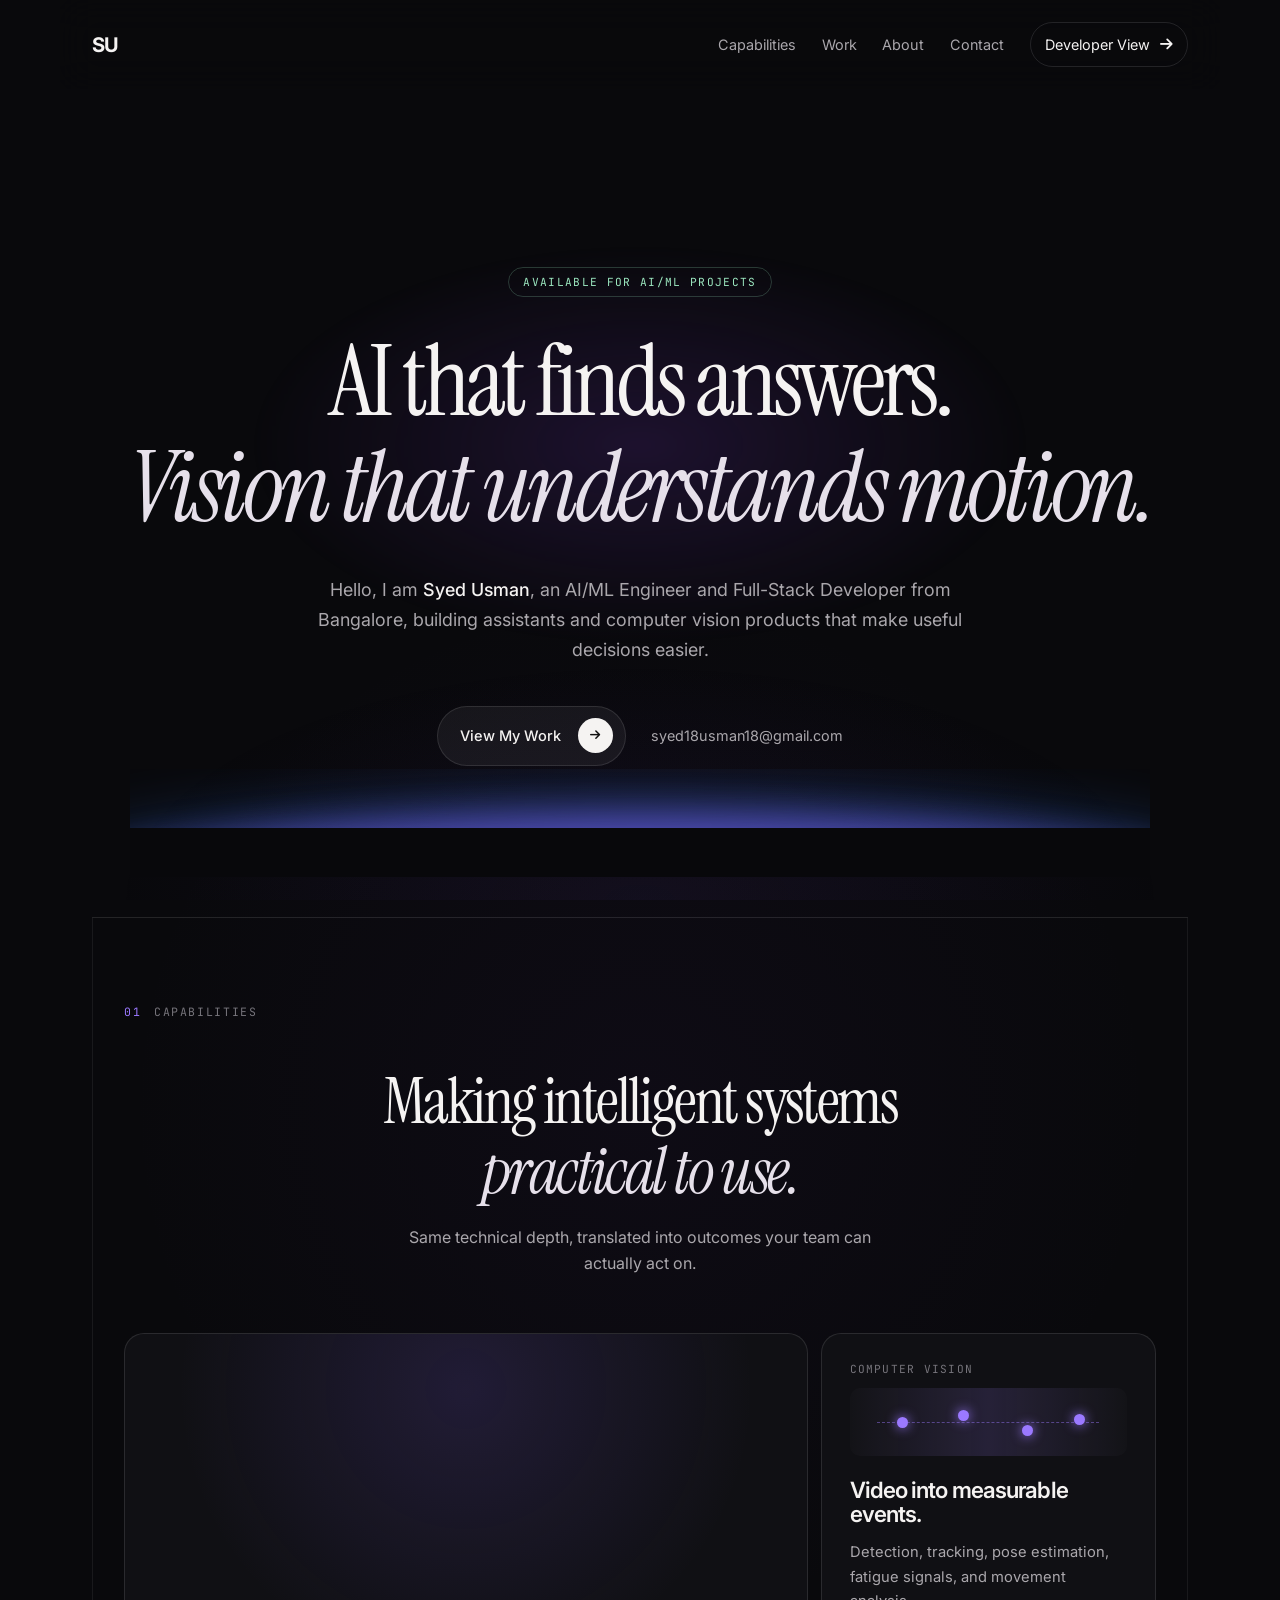
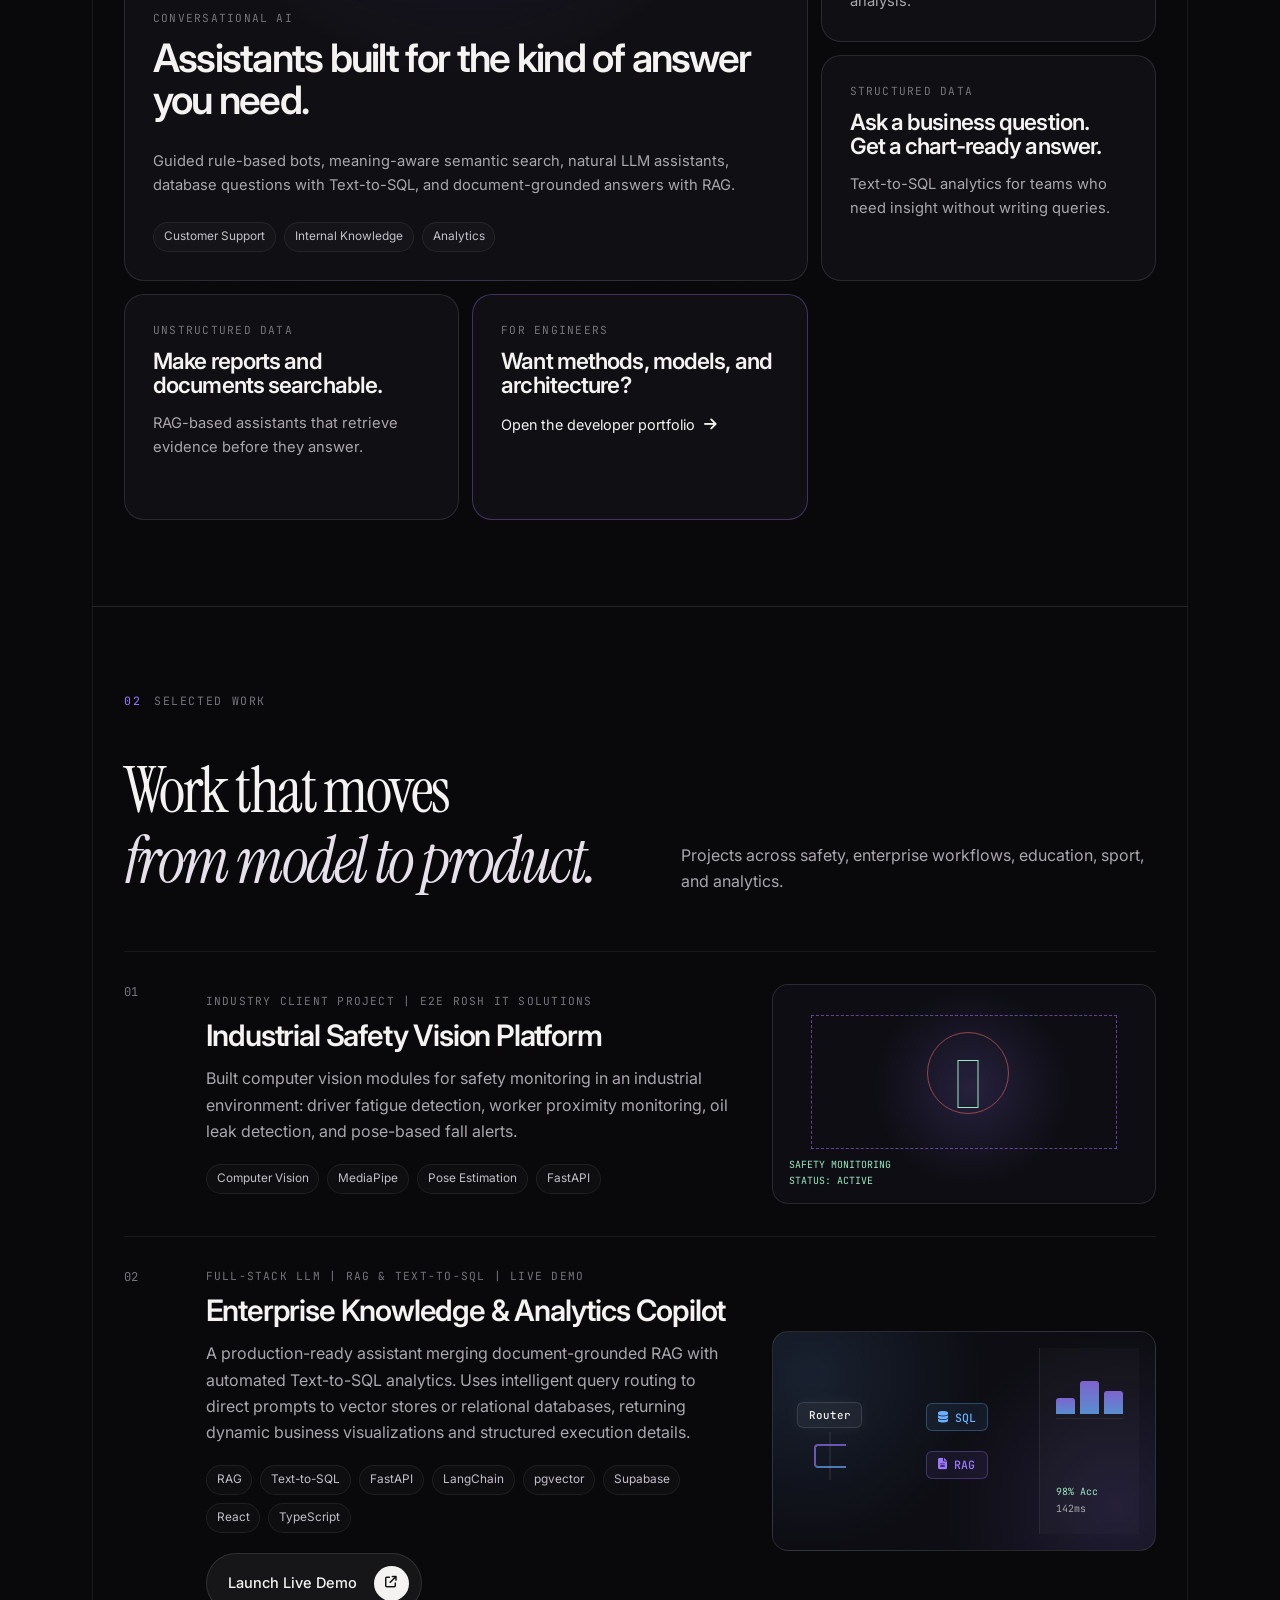
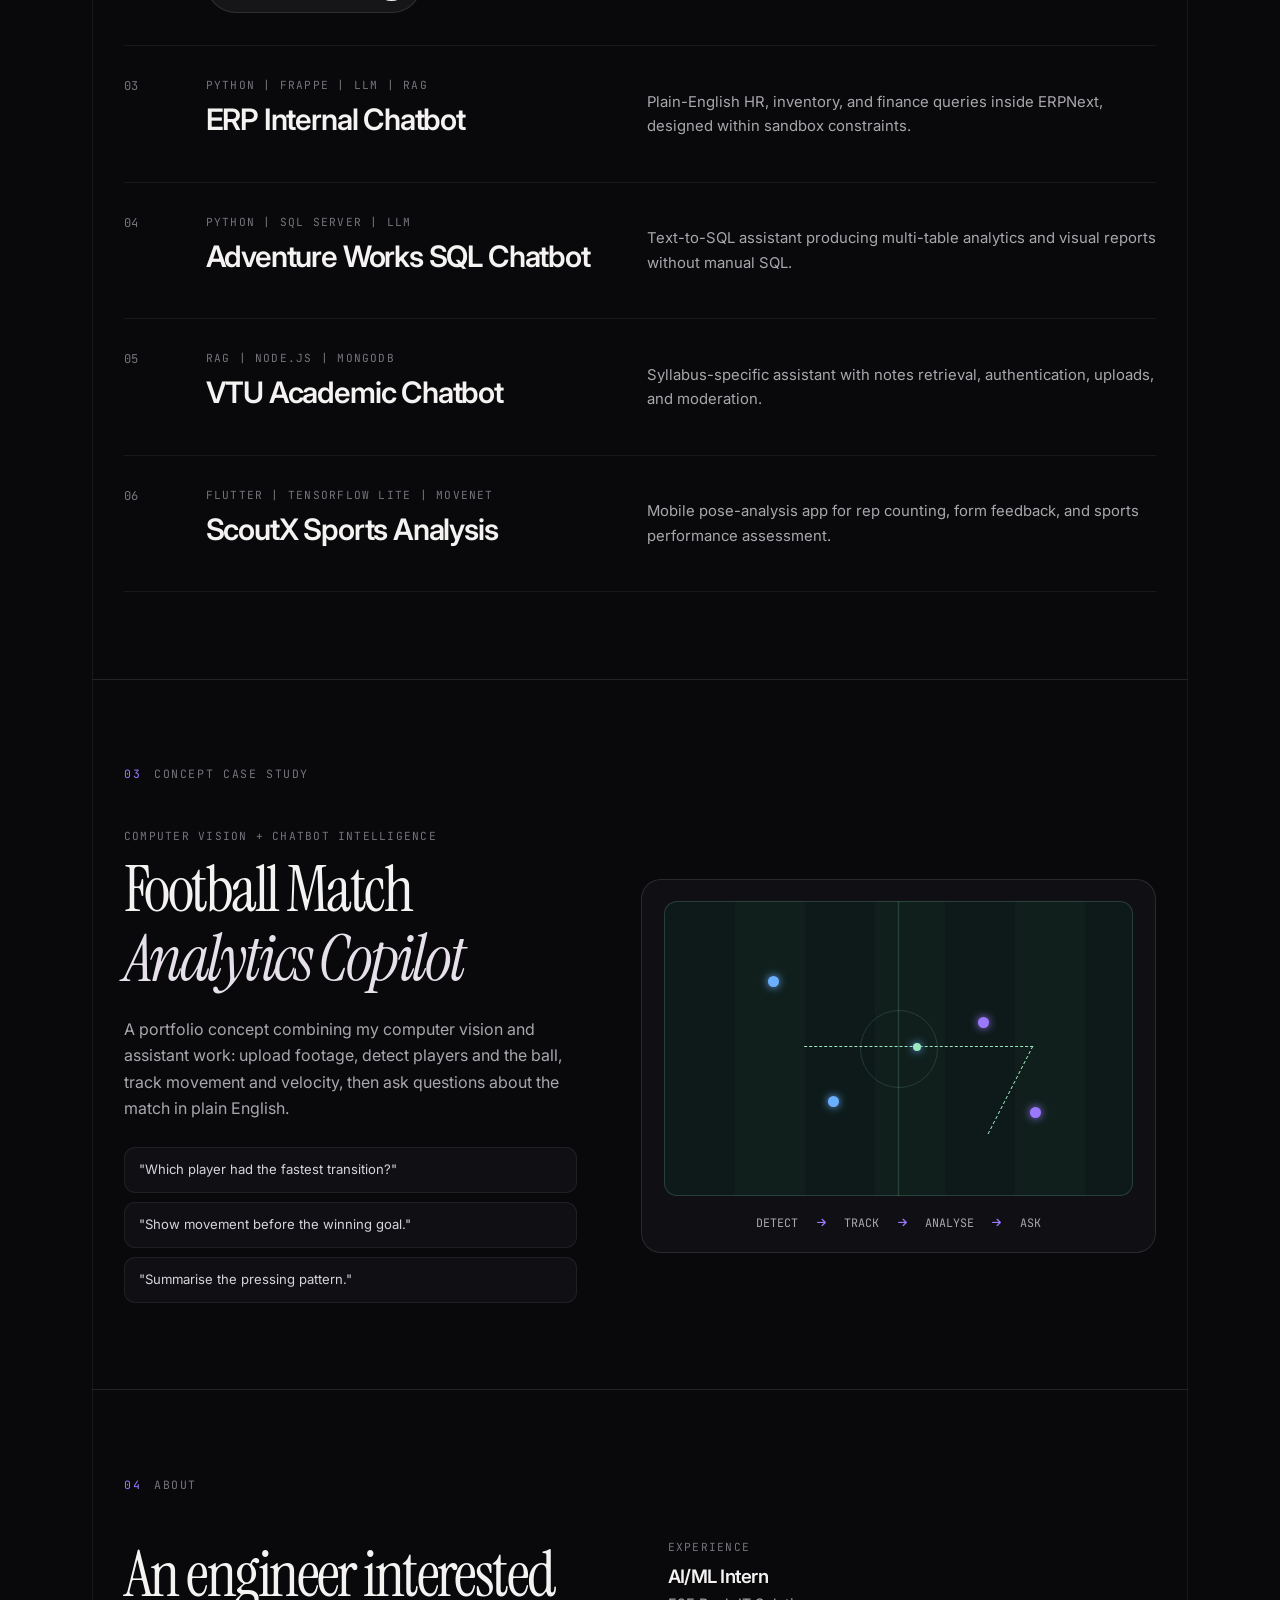
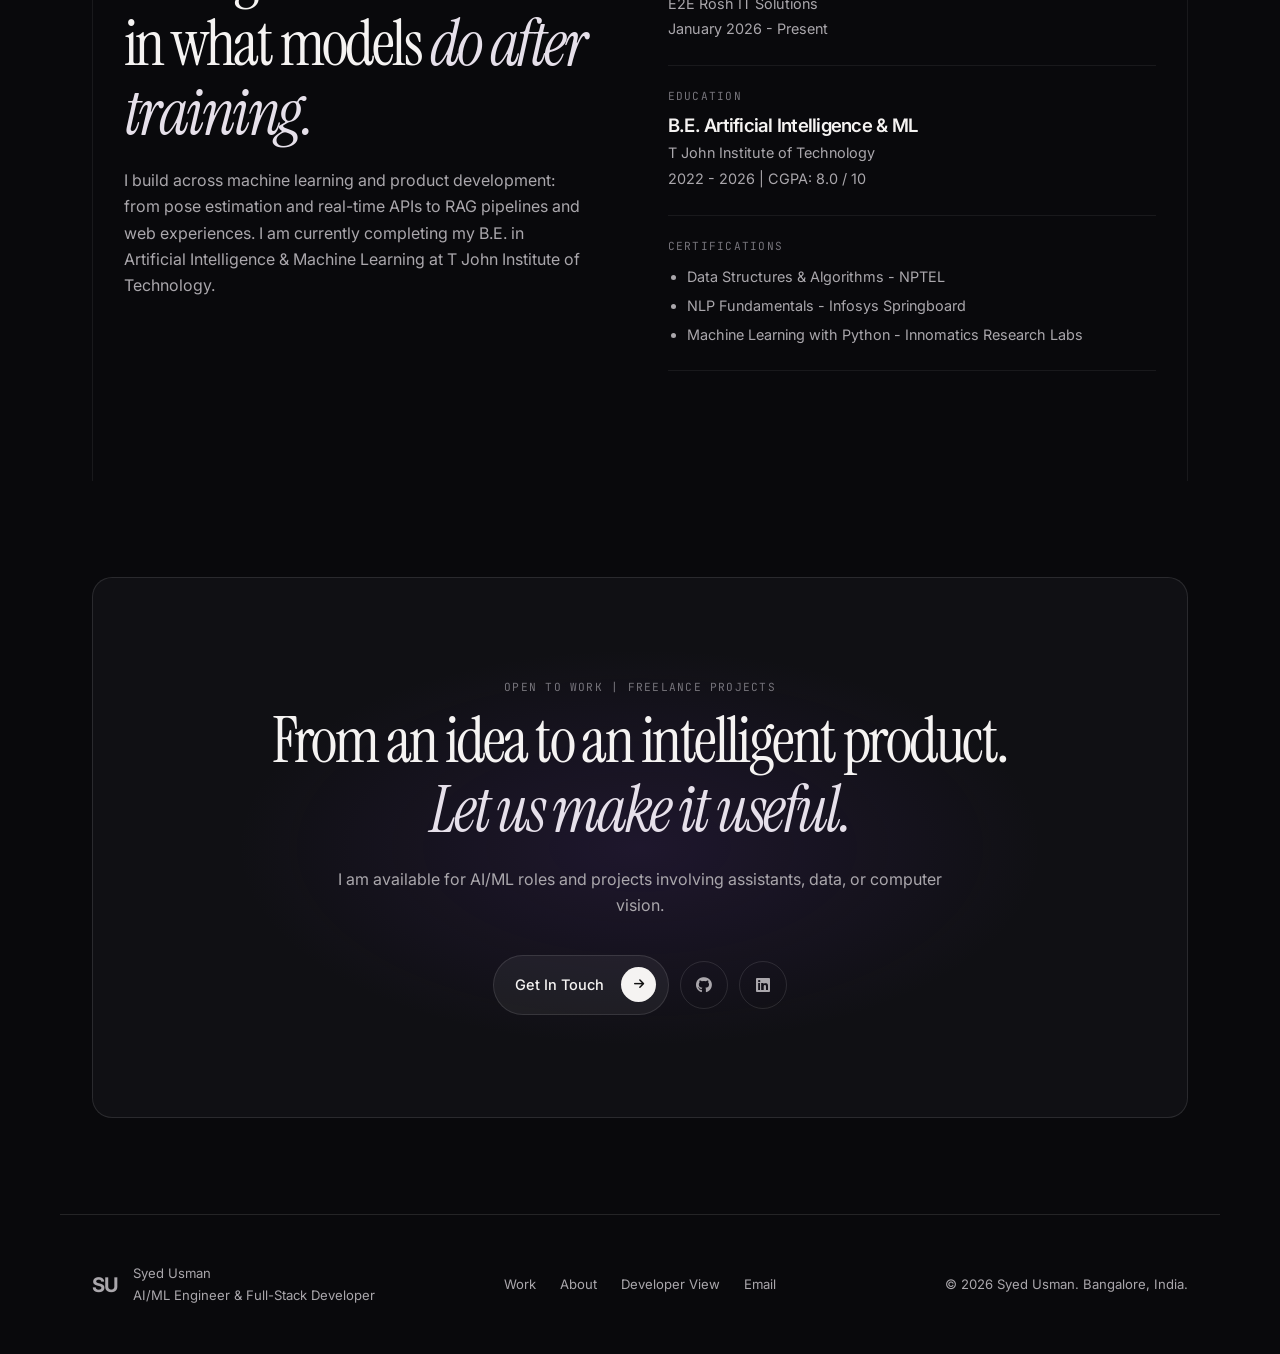
<file: index.html>
<!DOCTYPE html>
<html lang="en">
  <head>
    <meta charset="UTF-8" />
    <meta name="viewport" content="width=device-width, initial-scale=1.0" />
    <title>Syed Usman | AI/ML Engineer</title>
    <meta
      name="description"
      content="Syed Usman builds AI assistants, computer vision systems, and full-stack ML products for practical problems."
    />
    <link rel="preconnect" href="https://fonts.googleapis.com" />
    <link rel="preconnect" href="https://fonts.gstatic.com" crossorigin />
    <link
      href="https://fonts.googleapis.com/css2?family=Instrument+Serif:ital@0;1&family=Inter:wght@400;500;600;700&family=JetBrains+Mono:wght@400;500&display=swap"
      rel="stylesheet"
    />
    <link
      rel="stylesheet"
      href="https://cdnjs.cloudflare.com/ajax/libs/font-awesome/6.5.1/css/all.min.css"
      integrity="sha512-DTOQO9RWCH3ppGqcWaEA1BIZOC6xxalwEsw9c2QQeAIftl+Vegovlnee1c9QX4TctnWMn13TZye+giMm8e2LwA=="
      crossorigin="anonymous"
      referrerpolicy="no-referrer"
    />
    <link rel="stylesheet" href="styles.css" />
  </head>
  <body class="business-page">
    <header class="site-header">
      <a class="mark" href="#hero" aria-label="Syed Usman home">SU</a>
      <nav class="site-nav" aria-label="Primary navigation">
        <button class="nav-toggle" aria-controls="primary-navigation" aria-expanded="false">
          <span class="sr-only">Toggle navigation</span>
          <span></span><span></span><span></span>
        </button>
        <ul id="primary-navigation">
          <li><a href="#capabilities">Capabilities</a></li>
          <li><a href="#work">Work</a></li>
          <li><a href="#about">About</a></li>
          <li><a href="#contact">Contact</a></li>
          <li><a class="route-pill" href="technical.html">Developer View <i class="fa-solid fa-arrow-right"></i></a></li>
        </ul>
      </nav>
    </header>

    <main>
      <section id="hero" class="hero-editorial section">
        <div class="hero-orbit" aria-hidden="true"></div>
        <div class="availability">Available for AI/ML projects</div>
        <h1>AI that finds answers.<br /><em>Vision that understands motion.</em></h1>
        <p class="intro">
          Hello, I am <strong>Syed Usman</strong>, an AI/ML Engineer and Full-Stack Developer
          from Bangalore, building assistants and computer vision products that make useful
          decisions easier.
        </p>
        <div class="hero-actions">
          <a class="button" href="#work">View My Work <i class="fa-solid fa-arrow-right"></i></a>
          <a class="inline-link" href="mailto:syed18usman18@gmail.com">syed18usman18@gmail.com</a>
        </div>
        <div class="horizon" aria-hidden="true"></div>
      </section>

      <section id="capabilities" class="framed-section section">
        <div class="section-label"><span>01</span> Capabilities</div>
        <div class="section-heading centered">
          <h2>Making intelligent systems<br /><em>practical to use.</em></h2>
          <p>Same technical depth, translated into outcomes your team can actually act on.</p>
        </div>
        <div class="bento-grid">
          <article class="bento large">
            <p class="mono-label">Conversational AI</p>
            <h3>Assistants built for the kind of answer you need.</h3>
            <p>
              Guided rule-based bots, meaning-aware semantic search, natural LLM assistants,
              database questions with Text-to-SQL, and document-grounded answers with RAG.
            </p>
            <div class="chip-row">
              <span>Customer Support</span><span>Internal Knowledge</span><span>Analytics</span>
            </div>
          </article>
          <article class="bento visual">
            <p class="mono-label">Computer Vision</p>
            <div class="vision-signal" aria-hidden="true">
              <span></span><span></span><span></span><span></span>
            </div>
            <h3>Video into measurable events.</h3>
            <p>Detection, tracking, pose estimation, fatigue signals, and movement analysis.</p>
          </article>
          <article class="bento">
            <p class="mono-label">Structured Data</p>
            <h3>Ask a business question. Get a chart-ready answer.</h3>
            <p>Text-to-SQL analytics for teams who need insight without writing queries.</p>
          </article>
          <article class="bento">
            <p class="mono-label">Unstructured Data</p>
            <h3>Make reports and documents searchable.</h3>
            <p>RAG-based assistants that retrieve evidence before they answer.</p>
          </article>
          <article class="bento accent">
            <p class="mono-label">For Engineers</p>
            <h3>Want methods, models, and architecture?</h3>
            <a href="technical.html">Open the developer portfolio <i class="fa-solid fa-arrow-right"></i></a>
          </article>
        </div>
      </section>

      <section id="work" class="framed-section section work-section">
        <div class="section-label"><span>02</span> Selected Work</div>
        <div class="section-heading split">
          <h2>Work that moves<br /><em>from model to product.</em></h2>
          <p>
            Projects across safety, enterprise workflows, education, sport, and analytics.
          </p>
        </div>
        <div class="projects-list">
          <article class="project-feature">
            <div class="project-number">01</div>
            <div class="project-content">
              <p class="mono-label">Industry Client Project | E2E Rosh IT Solutions</p>
              <h3>Industrial Safety Vision Platform</h3>
              <p>
                Built computer vision modules for safety monitoring in an industrial environment:
                driver fatigue detection, worker proximity monitoring, oil leak detection, and
                pose-based fall alerts.
              </p>
              <div class="chip-row">
                <span>Computer Vision</span><span>MediaPipe</span><span>Pose Estimation</span><span>FastAPI</span>
              </div>
            </div>
            <div class="project-art safety-art" aria-hidden="true">
              <div class="scan-frame"></div>
              <span class="person-dot"></span>
              <span class="alert-ring"></span>
              <p>SAFETY MONITORING<br />STATUS: ACTIVE</p>
            </div>
          </article>
          <article class="project-feature">
            <div class="project-number">02</div>
            <div class="project-content">
              <p class="mono-label">Full-Stack LLM | RAG &amp; Text-to-SQL | Live Demo</p>
              <h3>Enterprise Knowledge &amp; Analytics Copilot</h3>
              <p>
                A production-ready assistant merging document-grounded RAG with automated Text-to-SQL analytics. Uses intelligent query routing to direct prompts to vector stores or relational databases, returning dynamic business visualizations and structured execution details.
              </p>
              <div class="chip-row">
                <span>RAG</span><span>Text-to-SQL</span><span>FastAPI</span><span>LangChain</span><span>pgvector</span><span>Supabase</span><span>React</span><span>TypeScript</span>
              </div>
              <div style="margin-top: 1.25rem;">
                <a class="button" href="https://rag-demo-kip2vshe8-syed12.vercel.app/" target="_blank" rel="noopener noreferrer">Launch Live Demo <i class="fa-solid fa-arrow-up-right-from-square"></i></a>
              </div>
            </div>
            <div class="project-art copilot-art" aria-hidden="true">
              <div class="art-router">
                <span class="router-node">Router</span>
                <div class="router-lines">
                  <span class="line-branch"></span>
                </div>
              </div>
              <div class="art-targets">
                <span class="target-db"><i class="fa-solid fa-database"></i> SQL</span>
                <span class="target-doc"><i class="fa-solid fa-file-lines"></i> RAG</span>
              </div>
              <div class="art-preview">
                <div class="mini-chart">
                  <span class="bar" style="height: 35%;"></span>
                  <span class="bar" style="height: 70%;"></span>
                  <span class="bar" style="height: 50%;"></span>
                </div>
                <div class="mini-stats">
                  <span>98% Acc</span>
                  <span>142ms</span>
                </div>
              </div>
            </div>
          </article>
          <article class="project-row">
            <div class="project-number">03</div>
            <div>
              <p class="mono-label">Python | Frappe | LLM | RAG</p>
              <h3>ERP Internal Chatbot</h3>
            </div>
            <p>Plain-English HR, inventory, and finance queries inside ERPNext, designed within sandbox constraints.</p>
          </article>
          <article class="project-row">
            <div class="project-number">04</div>
            <div>
              <p class="mono-label">Python | SQL Server | LLM</p>
              <h3>Adventure Works SQL Chatbot</h3>
            </div>
            <p>Text-to-SQL assistant producing multi-table analytics and visual reports without manual SQL.</p>
          </article>
          <article class="project-row">
            <div class="project-number">05</div>
            <div>
              <p class="mono-label">RAG | Node.js | MongoDB</p>
              <h3>VTU Academic Chatbot</h3>
            </div>
            <p>Syllabus-specific assistant with notes retrieval, authentication, uploads, and moderation.</p>
          </article>
          <article class="project-row">
            <div class="project-number">06</div>
            <div>
              <p class="mono-label">Flutter | TensorFlow Lite | MoveNet</p>
              <h3>ScoutX Sports Analysis</h3>
            </div>
            <p>Mobile pose-analysis app for rep counting, form feedback, and sports performance assessment.</p>
          </article>
        </div>
      </section>

      <section id="football" class="framed-section section concept-section">
        <div class="section-label"><span>03</span> Concept Case Study</div>
        <div class="concept-layout">
          <div>
            <p class="mono-label">Computer Vision + Chatbot Intelligence</p>
            <h2>Football Match<br /><em>Analytics Copilot</em></h2>
            <p class="concept-copy">
              A portfolio concept combining my computer vision and assistant work:
              upload footage, detect players and the ball, track movement and velocity,
              then ask questions about the match in plain English.
            </p>
            <div class="question-stack">
              <span>"Which player had the fastest transition?"</span>
              <span>"Show movement before the winning goal."</span>
              <span>"Summarise the pressing pattern."</span>
            </div>
          </div>
          <div class="pitch-panel">
            <div class="pitch" aria-hidden="true">
              <span class="player player-a"></span>
              <span class="player player-b"></span>
              <span class="player player-c"></span>
              <span class="player player-d"></span>
              <span class="ball"></span>
              <span class="route"></span>
            </div>
            <div class="match-steps">
              <span>Detect</span><i class="fa-solid fa-arrow-right"></i>
              <span>Track</span><i class="fa-solid fa-arrow-right"></i>
              <span>Analyse</span><i class="fa-solid fa-arrow-right"></i>
              <span>Ask</span>
            </div>
          </div>
        </div>
      </section>

      <section id="about" class="framed-section section about-section">
        <div class="section-label"><span>04</span> About</div>
        <div class="about-layout">
          <div class="about-intro">
            <h2>An engineer interested in what models <em>do after training.</em></h2>
            <p>
              I build across machine learning and product development: from pose estimation
              and real-time APIs to RAG pipelines and web experiences. I am currently completing
              my B.E. in Artificial Intelligence &amp; Machine Learning at T John Institute of Technology.
            </p>
          </div>
          <div class="resume-columns">
            <article>
              <p class="mono-label">Experience</p>
              <h3>AI/ML Intern</h3>
              <p>E2E Rosh IT Solutions</p>
              <small>January 2026 - Present</small>
            </article>
            <article>
              <p class="mono-label">Education</p>
              <h3>B.E. Artificial Intelligence &amp; ML</h3>
              <p>T John Institute of Technology</p>
              <small>2022 - 2026 | CGPA: 8.0 / 10</small>
            </article>
            <article>
              <p class="mono-label">Certifications</p>
              <ul>
                <li>Data Structures &amp; Algorithms - NPTEL</li>
                <li>NLP Fundamentals - Infosys Springboard</li>
                <li>Machine Learning with Python - Innomatics Research Labs</li>
              </ul>
            </article>
          </div>
        </div>
      </section>

      <section id="contact" class="section closing-section">
        <div class="closing-card">
          <p class="mono-label">Open To Work | Freelance Projects</p>
          <h2>From an idea to an intelligent product.<br /><em>Let us make it useful.</em></h2>
          <p>I am available for AI/ML roles and projects involving assistants, data, or computer vision.</p>
          <div class="closing-actions">
            <a class="button" href="mailto:syed18usman18@gmail.com">Get In Touch <i class="fa-solid fa-arrow-right"></i></a>
            <a href="https://github.com/syedusman-create" aria-label="GitHub"><i class="fa-brands fa-github"></i></a>
            <a href="https://www.linkedin.com/in/syed-usman-8a0903372" aria-label="LinkedIn"><i class="fa-brands fa-linkedin"></i></a>
          </div>
        </div>
      </section>
    </main>

    <footer class="site-footer">
      <div>
        <a class="mark" href="#hero" aria-label="Syed Usman home">SU</a>
        <p>Syed Usman<br />AI/ML Engineer &amp; Full-Stack Developer</p>
      </div>
      <div class="footer-links">
        <a href="#work">Work</a>
        <a href="#about">About</a>
        <a href="technical.html">Developer View</a>
        <a href="mailto:syed18usman18@gmail.com">Email</a>
      </div>
      <p>&copy; <span id="year"></span> Syed Usman. Bangalore, India.</p>
    </footer>
    <script src="script.js"></script>
  </body>
</html>
</file>
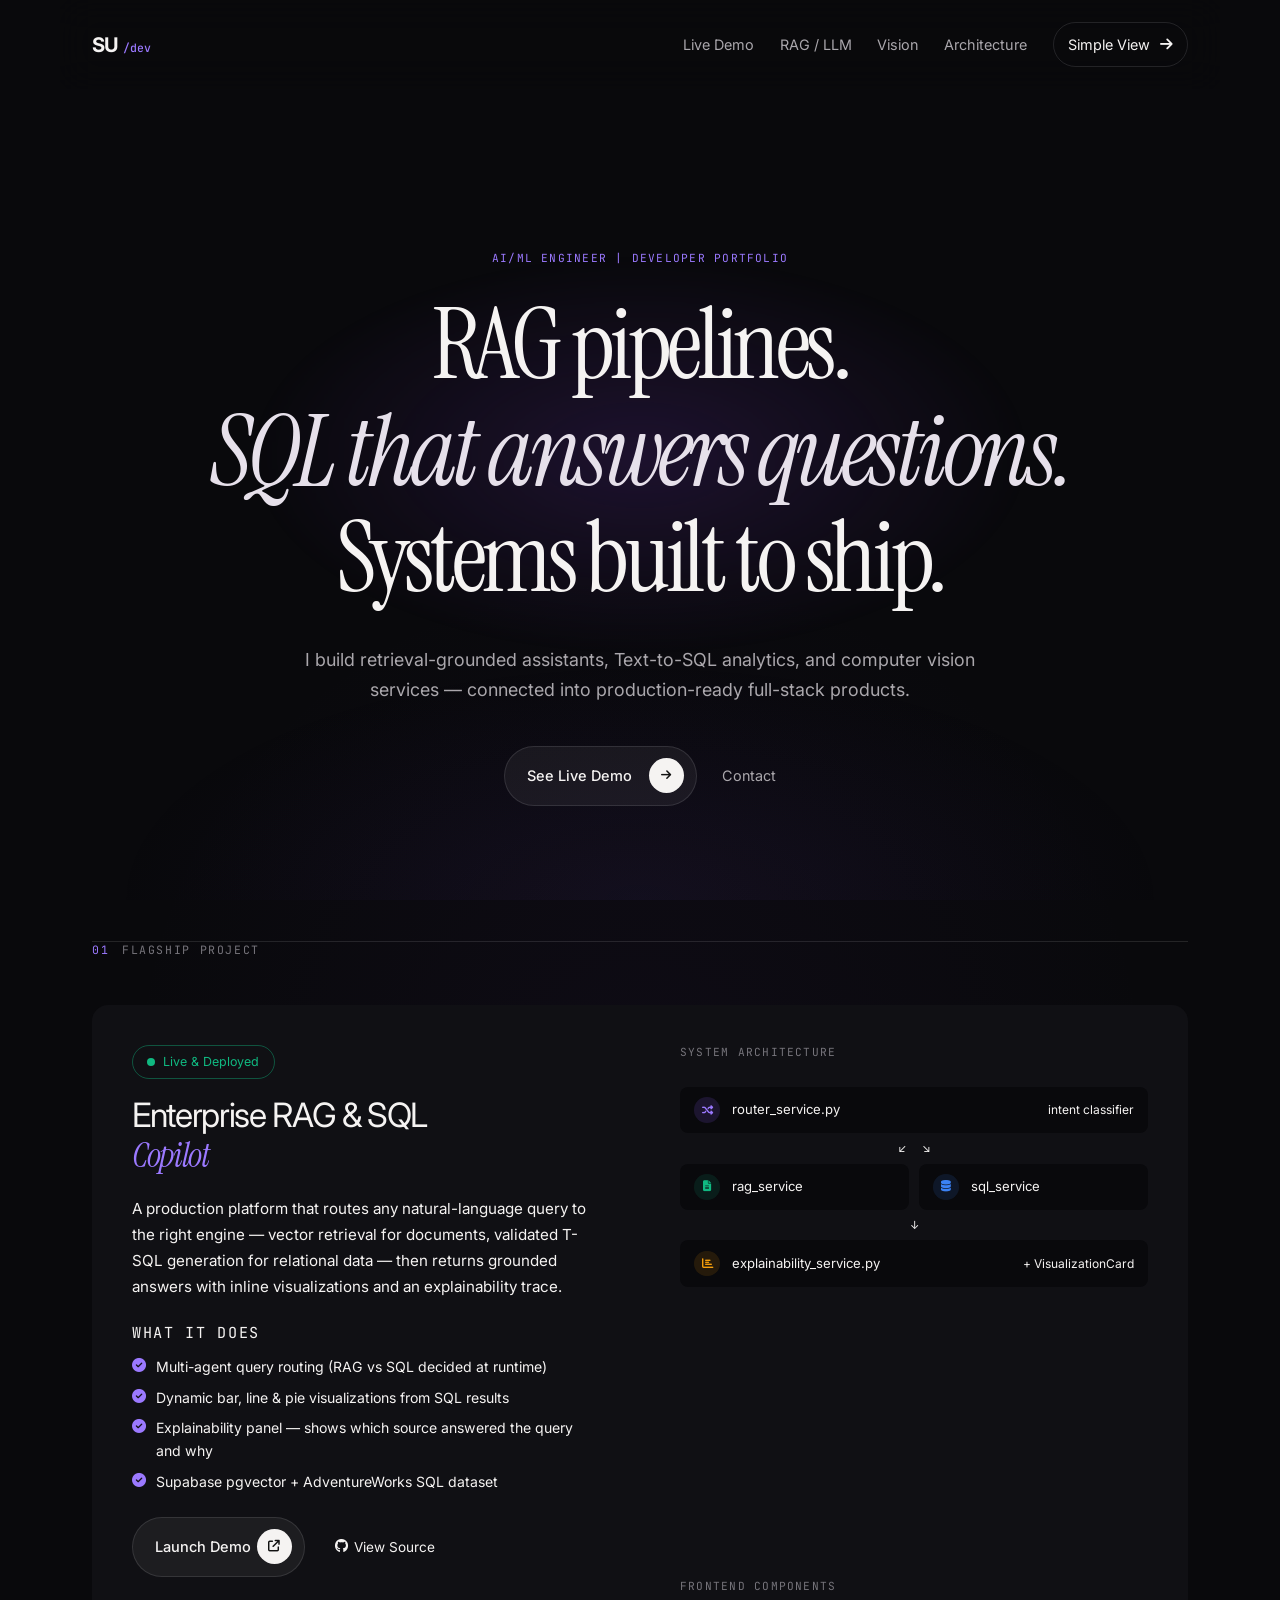
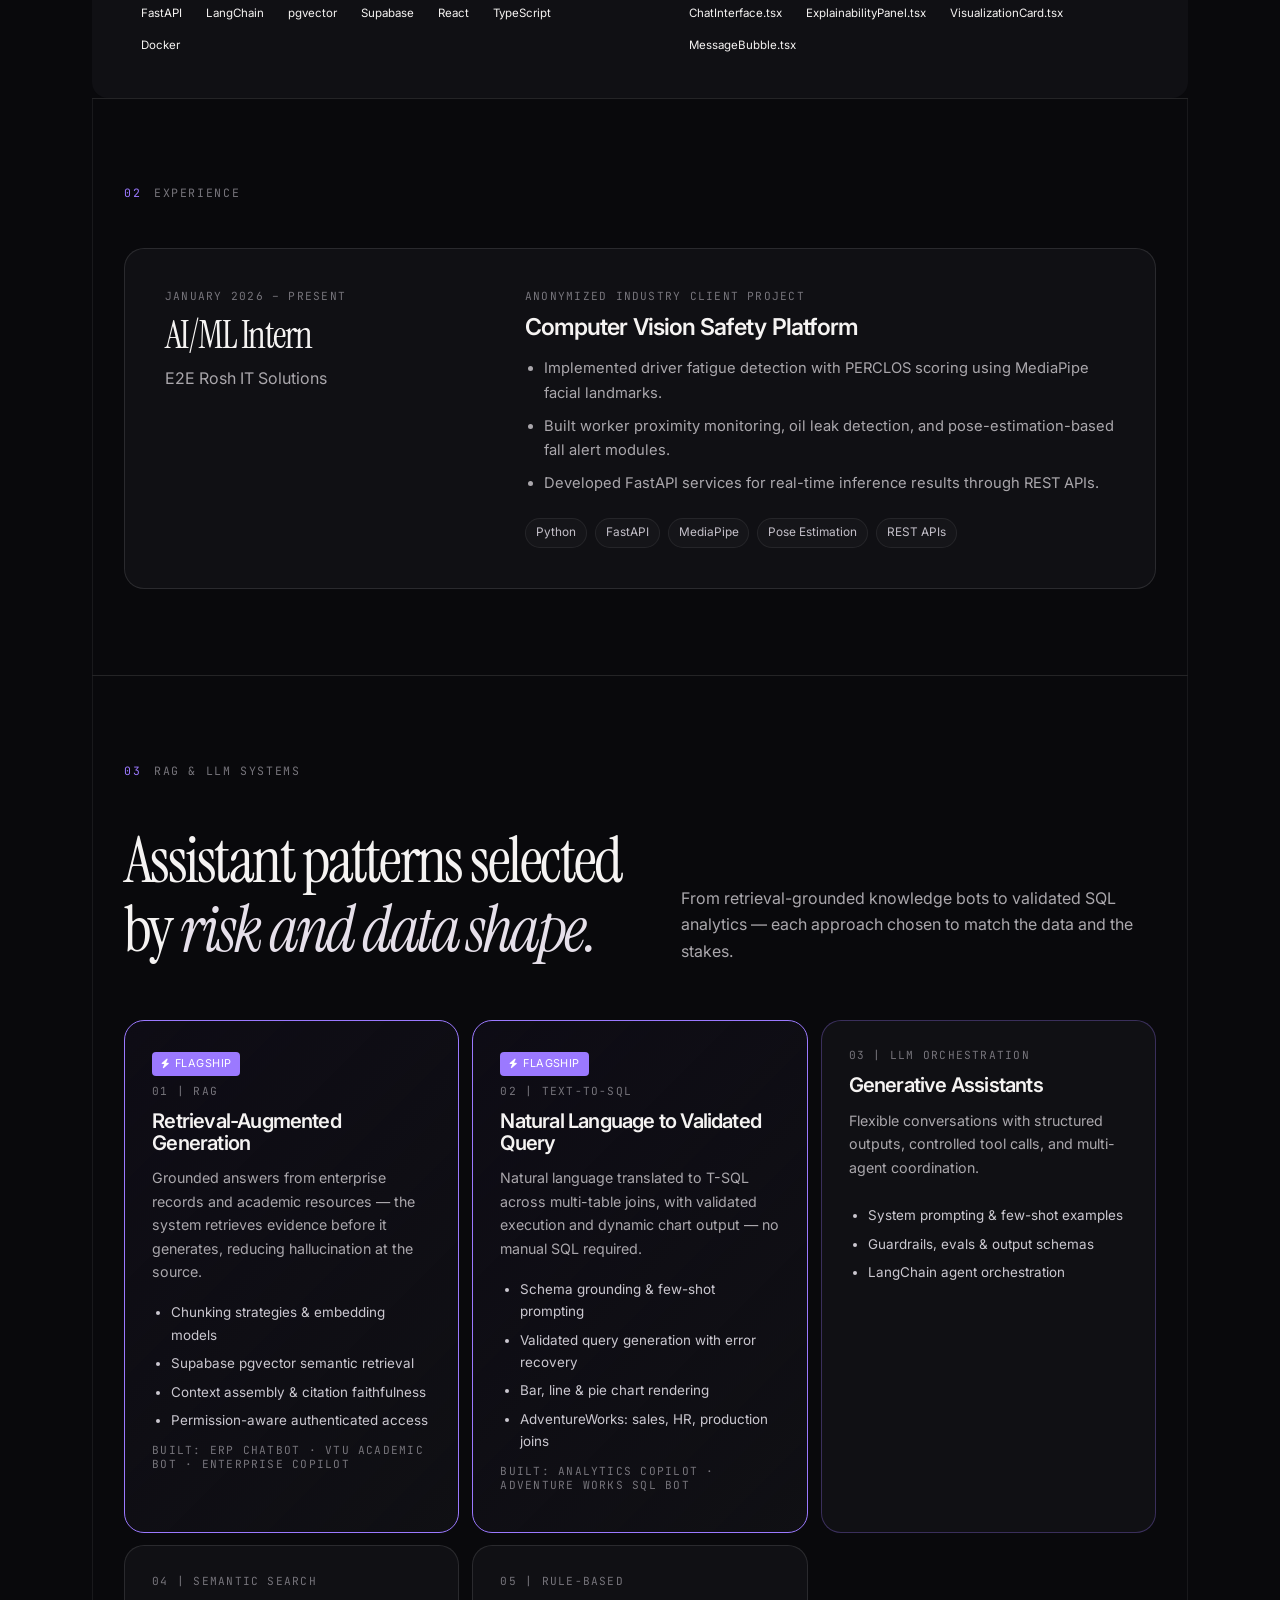
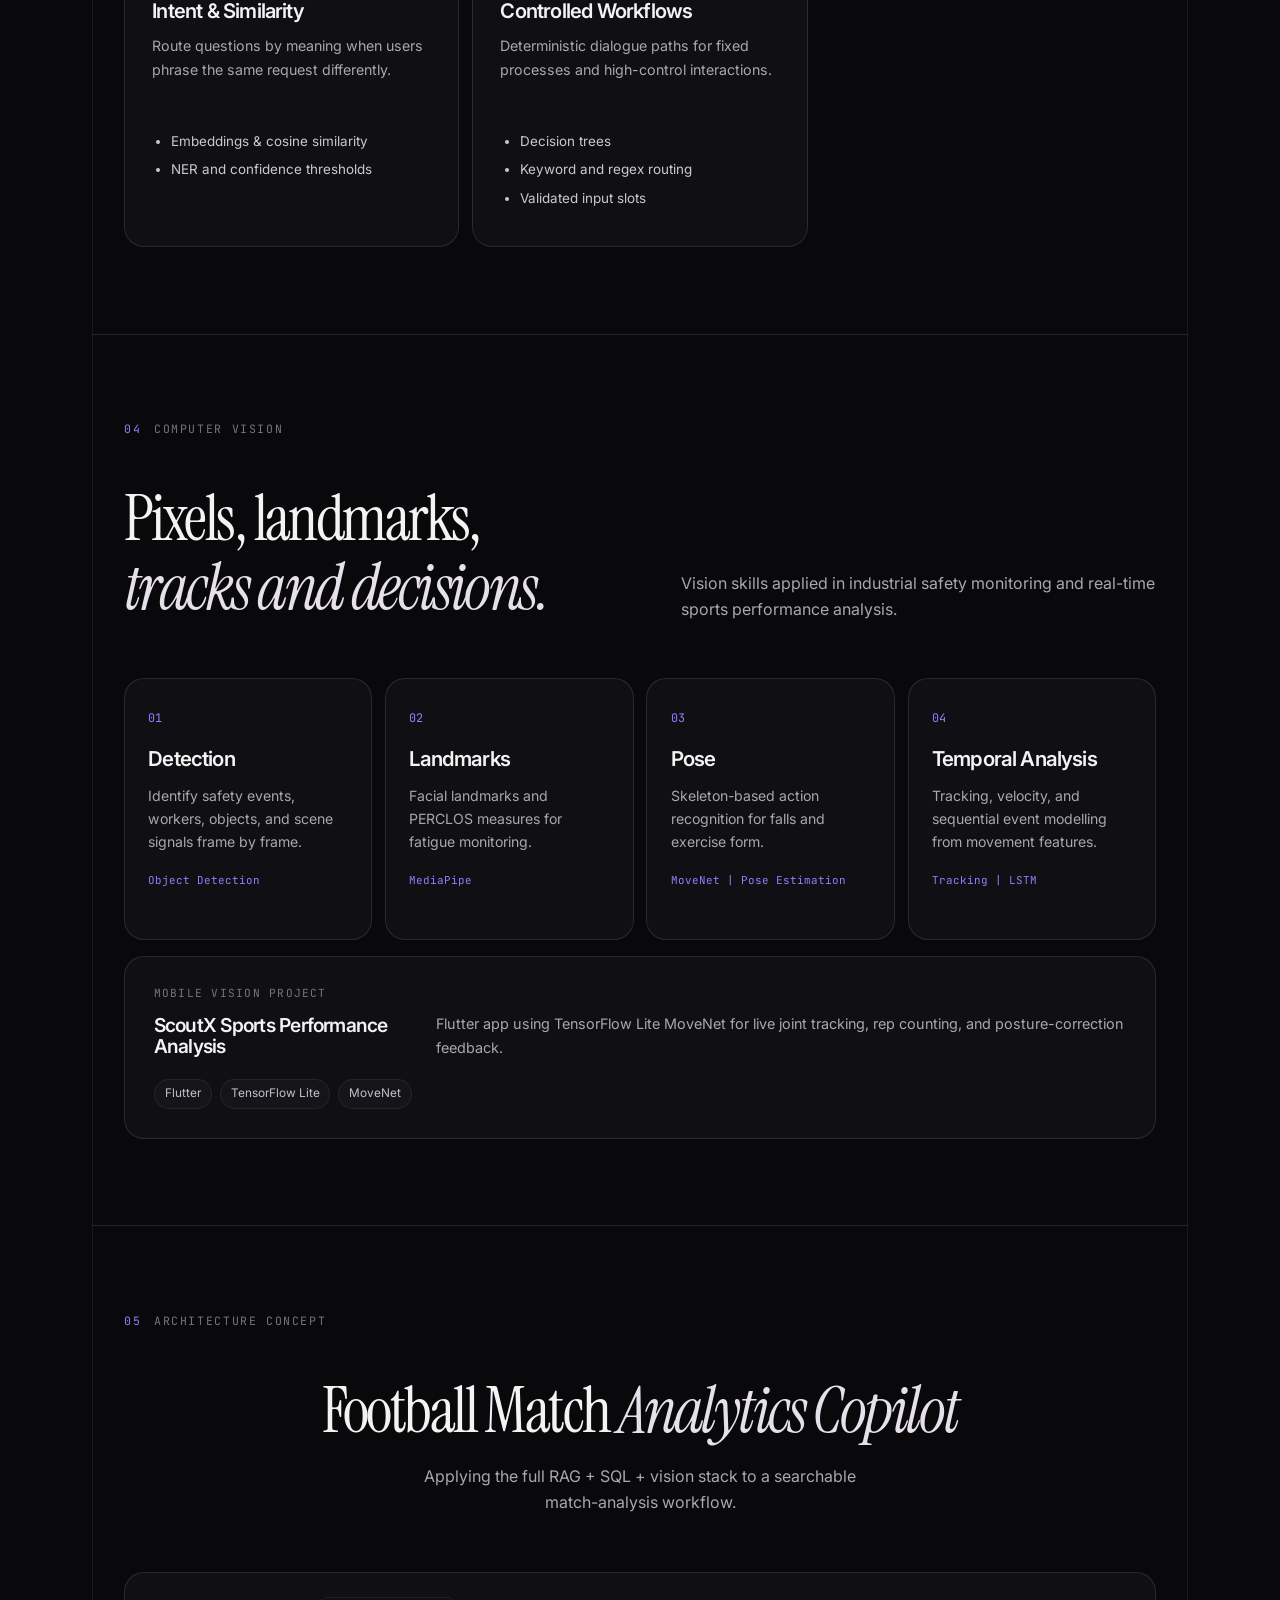
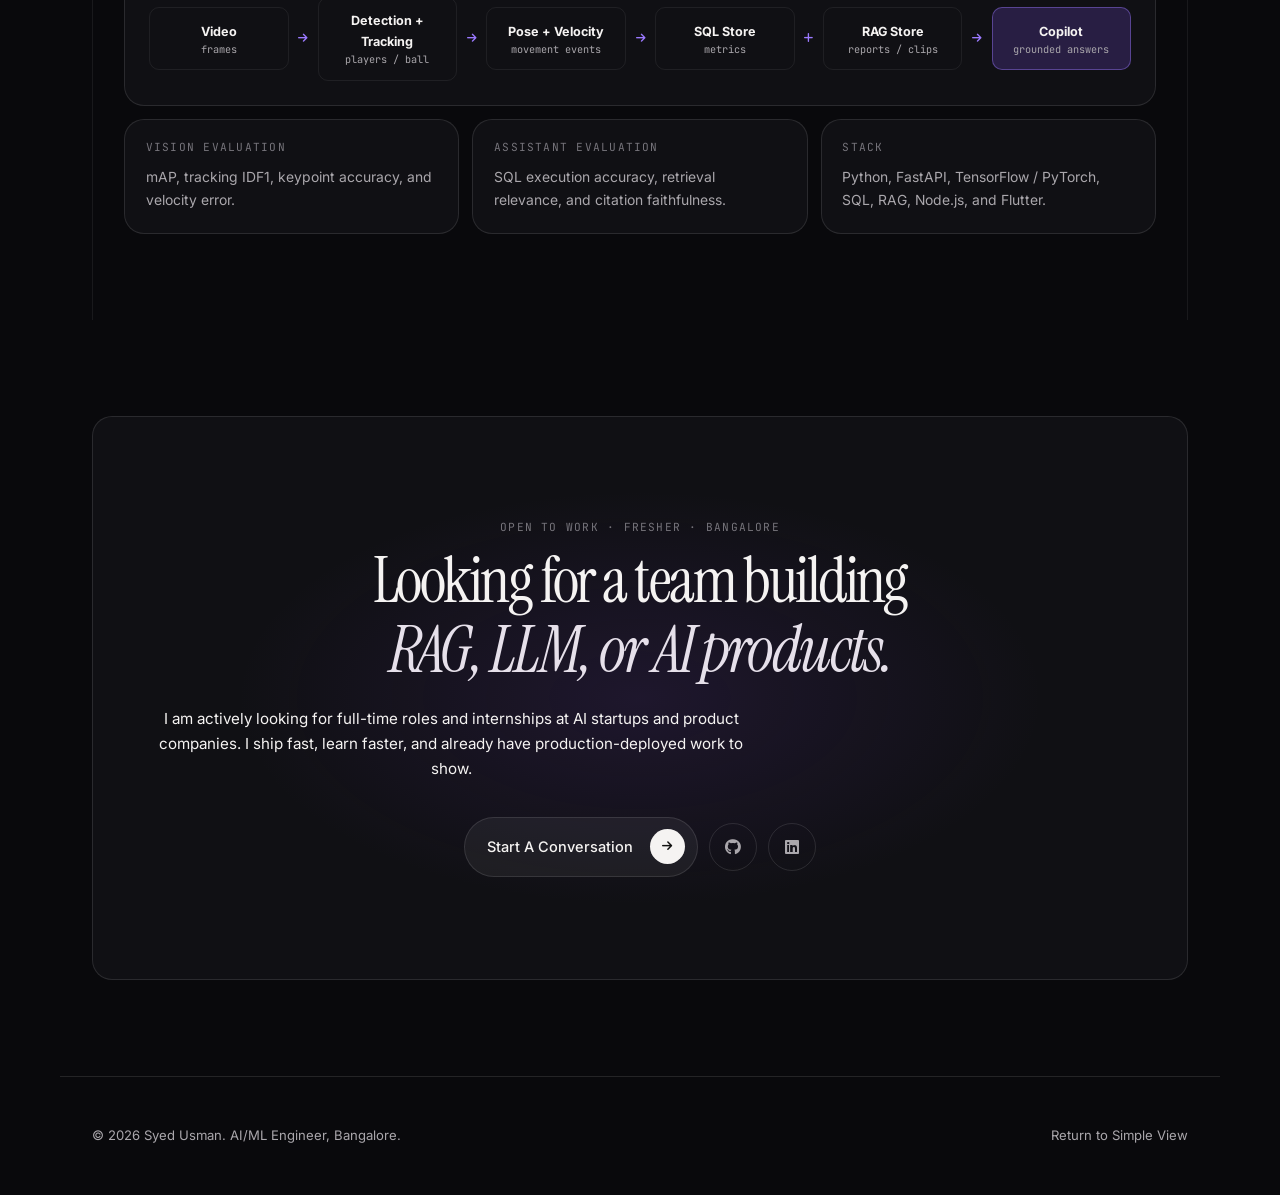
<file: technical.html>
<!DOCTYPE html>
<html lang="en">
<head>
<meta charset="UTF-8" />
<meta name="viewport" content="width=device-width, initial-scale=1.0" />
<title>Syed Usman | Developer Portfolio</title>
<meta
  name="description"
  content="Developer-facing AI/ML portfolio for Syed Usman: RAG pipelines, Text-to-SQL, multi-agent systems, LLM orchestration, and computer vision."
/>
<link rel="preconnect" href="https://fonts.googleapis.com" />
<link rel="preconnect" href="https://fonts.gstatic.com" crossorigin />
<link
  href="https://fonts.googleapis.com/css2?family=Instrument+Serif:ital@0;1&family=Inter:wght@400;500;600;700&family=JetBrains+Mono:wght@400;500&display=swap"
  rel="stylesheet"
/>
<link
  rel="stylesheet"
  href="https://cdnjs.cloudflare.com/ajax/libs/font-awesome/6.5.1/css/all.min.css"
  integrity="sha512-DTOQO9RWCH3ppGqcWaEA1BIZOC6xxalwEsw9c2QQeAIftl+Vegovlnee1c9QX4TctnWMn13TZye+giMm8e2LwA=="
  crossorigin="anonymous"
  referrerpolicy="no-referrer"
/>
<link rel="stylesheet" href="styles.css" />

<!-- Extra styles scoped only to the new flagship demo card and stack table -->
<style>
  /* ── Flagship demo card ─────────────────────────────────────── */
  .flagship-section {
    padding: var(--space-xl) var(--space-lg);
  }

  .flagship-card {
    background: var(--surface);
    border: 1px solid var(--border);
    border-radius: 1rem;
    overflow: hidden;
    display: grid;
    grid-template-columns: 1fr 1fr;
    gap: 0;
  }

  @media (max-width: 820px) {
    .flagship-card { grid-template-columns: 1fr; }
  }

  .flagship-info {
    padding: 2.5rem;
    display: flex;
    flex-direction: column;
    gap: 1.25rem;
    border-right: 1px solid var(--border);
  }

  @media (max-width: 820px) {
    .flagship-info { border-right: none; border-bottom: 1px solid var(--border); }
  }

  .flagship-info h2 {
    font-family: var(--font-serif);
    font-size: clamp(1.5rem, 3vw, 2.1rem);
    line-height: 1.2;
    margin: 0;
  }

  .flagship-info h2 em { font-style: italic; color: var(--violet); }

  .flagship-info p {
    color: var(--text-muted);
    font-size: 0.95rem;
    line-height: 1.7;
    margin: 0;
  }

  .flagship-actions {
    display: flex;
    flex-wrap: wrap;
    gap: 0.75rem;
    margin-top: 0.25rem;
  }

  .flagship-actions .button {
    display: inline-flex;
    align-items: center;
    gap: 0.4rem;
  }

  .flagship-actions .ghost-button {
    display: inline-flex;
    align-items: center;
    gap: 0.4rem;
    padding: 0.6rem 1.1rem;
    border: 1px solid var(--border);
    border-radius: 0.375rem;
    font-size: 0.85rem;
    color: var(--text);
    text-decoration: none;
    transition: border-color 0.2s, color 0.2s;
  }

  .flagship-actions .ghost-button:hover {
    border-color: var(--violet);
    color: var(--violet);
  }

  /* Architecture diagram inside flagship */
  .flagship-arch {
    padding: 2.5rem;
    display: flex;
    flex-direction: column;
    gap: 1.5rem;
  }

  .flagship-arch .mono-label { margin-bottom: 0.25rem; }

  .arch-flow {
    display: flex;
    flex-direction: column;
    gap: 0.6rem;
  }

  .arch-node {
    display: flex;
    align-items: center;
    gap: 0.75rem;
    padding: 0.65rem 0.9rem;
    background: var(--bg);
    border: 1px solid var(--border);
    border-radius: 0.5rem;
    font-size: 0.82rem;
    font-family: var(--font-mono);
  }

  .arch-node .node-icon {
    width: 1.6rem;
    height: 1.6rem;
    border-radius: 50%;
    display: flex;
    align-items: center;
    justify-content: center;
    font-size: 0.7rem;
    flex-shrink: 0;
  }

  .arch-node.router .node-icon { background: rgba(139,92,246,0.15); color: var(--violet); }
  .arch-node.rag    .node-icon { background: rgba(16,185,129,0.12); color: #10b981; }
  .arch-node.sql    .node-icon { background: rgba(59,130,246,0.12); color: #3b82f6; }
  .arch-node.out    .node-icon { background: rgba(245,158,11,0.12);  color: #f59e0b; }

  .arch-node span.label { color: var(--text); }
  .arch-node span.sub   { color: var(--text-muted); margin-left: auto; font-size: 0.75rem; }

  .arch-arrow {
    text-align: center;
    color: var(--text-muted);
    font-size: 0.7rem;
    line-height: 1;
  }

  .stack-chips {
    display: flex;
    flex-wrap: wrap;
    gap: 0.4rem;
    margin-top: 0.25rem;
  }

  .stack-chips span {
    font-family: var(--font-mono);
    font-size: 0.72rem;
    padding: 0.2rem 0.55rem;
    border: 1px solid var(--border);
    border-radius: 0.25rem;
    color: var(--text-muted);
  }

  /* ── Elevated method cards ─────────────────────────────────── */
  .method-grid .flagship-method {
    border-color: var(--violet);
    background: linear-gradient(135deg, rgba(139,92,246,0.04) 0%, var(--surface) 100%);
  }

  .flagship-method .demo-badge {
    display: inline-flex;
    align-items: center;
    gap: 0.35rem;
    background: var(--violet);
    color: #fff;
    font-size: 0.68rem;
    font-family: var(--font-mono);
    padding: 0.2rem 0.55rem;
    border-radius: 0.25rem;
    margin-bottom: 0.5rem;
    letter-spacing: 0.04em;
    text-transform: uppercase;
  }

  .flagship-method .demo-badge i { font-size: 0.6rem; }

  /* ── Open to work banner ───────────────────────────────────── */
  .otw-banner {
    display: inline-flex;
    align-items: center;
    gap: 0.5rem;
    padding: 0.35rem 0.9rem;
    border: 1px solid rgba(16,185,129,0.4);
    border-radius: 2rem;
    font-size: 0.78rem;
    font-family: var(--font-mono);
    color: #10b981;
    margin-bottom: 1rem;
  }

  .otw-banner::before {
    content: '';
    width: 0.5rem;
    height: 0.5rem;
    border-radius: 50%;
    background: #10b981;
    animation: pulse 2s infinite;
  }

  @keyframes pulse {
    0%, 100% { opacity: 1; }
    50%       { opacity: 0.3; }
  }
</style>
</head>

<body class="technical-page">

<header class="site-header">
  <a class="mark" href="#hero" aria-label="Syed Usman developer home">SU<span>/dev</span></a>
  <nav class="site-nav" aria-label="Primary navigation">
    <button class="nav-toggle" aria-controls="primary-navigation" aria-expanded="false">
      <span class="sr-only">Toggle navigation</span>
      <span></span><span></span><span></span>
    </button>
    <ul id="primary-navigation">
      <li><a href="#demo">Live Demo</a></li>
      <li><a href="#nlp">RAG / LLM</a></li>
      <li><a href="#vision">Vision</a></li>
      <li><a href="#build">Architecture</a></li>
      <li><a class="route-pill" href="index.html">Simple View <i class="fa-solid fa-arrow-right"></i></a></li>
    </ul>
  </nav>
</header>

<main>

  <!-- ── HERO ──────────────────────────────────────────────────── -->
  <section id="hero" class="hero-editorial developer-hero section">
    <div class="hero-orbit" aria-hidden="true"></div>
    <p class="mono-label hero-label">AI/ML Engineer | Developer Portfolio</p>
    <h1>RAG pipelines.<br /><em>SQL that answers questions.</em><br />Systems built to ship.</h1>
    <p class="intro">
      I build retrieval-grounded assistants, Text-to-SQL analytics, and computer vision
      services — connected into production-ready full-stack products.
    </p>
    <div class="hero-actions">
      <a class="button" href="#demo">See Live Demo <i class="fa-solid fa-arrow-right"></i></a>
      <a class="inline-link" href="mailto:syed18usman18@gmail.com">Contact</a>
    </div>
  </section>

  <!-- ── FLAGSHIP LIVE DEMO ─────────────────────────────────────── -->
  <section id="demo" class="flagship-section section">
    <div class="section-label"><span>01</span> Flagship Project</div>

    <div class="flagship-card">

      <!-- Left: description -->
      <div class="flagship-info">
        <div>
          <div class="otw-banner">Live &amp; Deployed</div>
          <h2>Enterprise RAG &amp; SQL<br /><em>Copilot</em></h2>
        </div>

        <p>
          A production platform that routes any natural-language query to the right
          engine — vector retrieval for documents, validated T-SQL generation for relational
          data — then returns grounded answers with inline visualizations and an
          explainability trace.
        </p>

        <div>
          <p class="mono-label" style="margin-bottom: 0.6rem;">What it does</p>
          <ul style="list-style: none; padding: 0; margin: 0; display: flex; flex-direction: column; gap: 0.45rem;">
            <li style="display: flex; gap: 0.6rem; align-items: flex-start; font-size: 0.88rem; color: var(--text-muted);">
              <i class="fa-solid fa-circle-check" style="color: var(--violet); margin-top: 0.2rem; flex-shrink: 0;"></i>
              Multi-agent query routing (RAG vs SQL decided at runtime)
            </li>
            <li style="display: flex; gap: 0.6rem; align-items: flex-start; font-size: 0.88rem; color: var(--text-muted);">
              <i class="fa-solid fa-circle-check" style="color: var(--violet); margin-top: 0.2rem; flex-shrink: 0;"></i>
              Dynamic bar, line &amp; pie visualizations from SQL results
            </li>
            <li style="display: flex; gap: 0.6rem; align-items: flex-start; font-size: 0.88rem; color: var(--text-muted);">
              <i class="fa-solid fa-circle-check" style="color: var(--violet); margin-top: 0.2rem; flex-shrink: 0;"></i>
              Explainability panel — shows which source answered the query and why
            </li>
            <li style="display: flex; gap: 0.6rem; align-items: flex-start; font-size: 0.88rem; color: var(--text-muted);">
              <i class="fa-solid fa-circle-check" style="color: var(--violet); margin-top: 0.2rem; flex-shrink: 0;"></i>
              Supabase pgvector + AdventureWorks SQL dataset
            </li>
          </ul>
        </div>

        <div class="flagship-actions">
          <a class="button" href="https://rag-demo-kip2vshe8-syed12.vercel.app/" target="_blank" rel="noopener noreferrer">
            Launch Demo <i class="fa-solid fa-arrow-up-right-from-square"></i>
          </a>
          <a class="ghost-button" href="https://github.com/syedusman-create/RAGDemo" target="_blank" rel="noopener noreferrer">
            <i class="fa-brands fa-github"></i> View Source
          </a>
        </div>

        <div class="stack-chips">
          <span>FastAPI</span><span>LangChain</span><span>pgvector</span><span>Supabase</span>
          <span>React</span><span>TypeScript</span><span>Docker</span>
        </div>
      </div>

      <!-- Right: architecture diagram -->
      <div class="flagship-arch">
        <p class="mono-label">System Architecture</p>

        <div class="arch-flow">
          <div class="arch-node router">
            <span class="node-icon"><i class="fa-solid fa-shuffle"></i></span>
            <span class="label">router_service.py</span>
            <span class="sub">intent classifier</span>
          </div>

          <div class="arch-arrow">↙ &nbsp;&nbsp;&nbsp; ↘</div>

          <div style="display: grid; grid-template-columns: 1fr 1fr; gap: 0.6rem;">
            <div class="arch-node rag">
              <span class="node-icon"><i class="fa-solid fa-file-lines"></i></span>
              <span class="label">rag_service</span>
            </div>
            <div class="arch-node sql">
              <span class="node-icon"><i class="fa-solid fa-database"></i></span>
              <span class="label">sql_service</span>
            </div>
          </div>

          <div class="arch-arrow">↓</div>

          <div class="arch-node out">
            <span class="node-icon"><i class="fa-solid fa-chart-bar"></i></span>
            <span class="label">explainability_service.py</span>
            <span class="sub">+ VisualizationCard</span>
          </div>
        </div>

        <div style="margin-top: auto;">
          <p class="mono-label" style="margin-bottom: 0.5rem;">Frontend components</p>
          <div class="stack-chips">
            <span>ChatInterface.tsx</span>
            <span>ExplainabilityPanel.tsx</span>
            <span>VisualizationCard.tsx</span>
            <span>MessageBubble.tsx</span>
          </div>
        </div>
      </div>

    </div>
  </section>

  <!-- ── EXPERIENCE ─────────────────────────────────────────────── -->
  <section id="experience" class="framed-section section">
    <div class="section-label"><span>02</span> Experience</div>
    <div class="experience-card">
      <div class="experience-title">
        <p class="mono-label">January 2026 – Present</p>
        <h2>AI/ML Intern</h2>
        <p>E2E Rosh IT Solutions</p>
      </div>
      <div class="experience-detail">
        <p class="mono-label">Anonymized Industry Client Project</p>
        <h3>Computer Vision Safety Platform</h3>
        <ul>
          <li>Implemented driver fatigue detection with PERCLOS scoring using MediaPipe facial landmarks.</li>
          <li>Built worker proximity monitoring, oil leak detection, and pose-estimation-based fall alert modules.</li>
          <li>Developed FastAPI services for real-time inference results through REST APIs.</li>
        </ul>
        <div class="chip-row">
          <span>Python</span><span>FastAPI</span><span>MediaPipe</span><span>Pose Estimation</span><span>REST APIs</span>
        </div>
      </div>
    </div>
  </section>

  <!-- ── RAG / LLM SYSTEMS ──────────────────────────────────────── -->
  <section id="nlp" class="framed-section section">
    <div class="section-label"><span>03</span> RAG &amp; LLM Systems</div>
    <div class="section-heading split">
      <h2>Assistant patterns selected by <em>risk and data shape.</em></h2>
      <p>From retrieval-grounded knowledge bots to validated SQL analytics — each approach chosen to match the data and the stakes.</p>
    </div>

    <div class="method-grid">

      <!-- RAG — top, flagship -->
      <article class="highlight-method flagship-method">
        <div class="demo-badge"><i class="fa-solid fa-bolt"></i> Flagship</div>
        <p class="mono-label">01 | RAG</p>
        <h3>Retrieval-Augmented Generation</h3>
        <p>Grounded answers from enterprise records and academic resources — the system retrieves evidence before it generates, reducing hallucination at the source.</p>
        <ul>
          <li>Chunking strategies &amp; embedding models</li>
          <li>Supabase pgvector semantic retrieval</li>
          <li>Context assembly &amp; citation faithfulness</li>
          <li>Permission-aware authenticated access</li>
        </ul>
        <p class="mono-label" style="margin-top: 0.75rem;">Built: ERP Chatbot · VTU Academic Bot · Enterprise Copilot</p>
      </article>

      <!-- Text-to-SQL — top, flagship -->
      <article class="highlight-method flagship-method">
        <div class="demo-badge"><i class="fa-solid fa-bolt"></i> Flagship</div>
        <p class="mono-label">02 | Text-to-SQL</p>
        <h3>Natural Language to Validated Query</h3>
        <p>Natural language translated to T-SQL across multi-table joins, with validated execution and dynamic chart output — no manual SQL required.</p>
        <ul>
          <li>Schema grounding &amp; few-shot prompting</li>
          <li>Validated query generation with error recovery</li>
          <li>Bar, line &amp; pie chart rendering</li>
          <li>AdventureWorks: sales, HR, production joins</li>
        </ul>
        <p class="mono-label" style="margin-top: 0.75rem;">Built: Analytics Copilot · Adventure Works SQL Bot</p>
      </article>

      <!-- LLM -->
      <article class="highlight-method">
        <p class="mono-label">03 | LLM Orchestration</p>
        <h3>Generative Assistants</h3>
        <p>Flexible conversations with structured outputs, controlled tool calls, and multi-agent coordination.</p>
        <ul>
          <li>System prompting &amp; few-shot examples</li>
          <li>Guardrails, evals &amp; output schemas</li>
          <li>LangChain agent orchestration</li>
        </ul>
      </article>

      <!-- Semantic -->
      <article>
        <p class="mono-label">04 | Semantic Search</p>
        <h3>Intent &amp; Similarity</h3>
        <p>Route questions by meaning when users phrase the same request differently.</p>
        <ul>
          <li>Embeddings &amp; cosine similarity</li>
          <li>NER and confidence thresholds</li>
        </ul>
      </article>

      <!-- Rule-based -->
      <article>
        <p class="mono-label">05 | Rule-Based</p>
        <h3>Controlled Workflows</h3>
        <p>Deterministic dialogue paths for fixed processes and high-control interactions.</p>
        <ul>
          <li>Decision trees</li>
          <li>Keyword and regex routing</li>
          <li>Validated input slots</li>
        </ul>
      </article>

    </div>
  </section>

  <!-- ── COMPUTER VISION ────────────────────────────────────────── -->
  <section id="vision" class="framed-section section">
    <div class="section-label"><span>04</span> Computer Vision</div>
    <div class="section-heading split">
      <h2>Pixels, landmarks,<br /><em>tracks and decisions.</em></h2>
      <p>Vision skills applied in industrial safety monitoring and real-time sports performance analysis.</p>
    </div>

    <div class="pipeline-grid">
      <article><span>01</span><h3>Detection</h3><p>Identify safety events, workers, objects, and scene signals frame by frame.</p><small>Object Detection</small></article>
      <article><span>02</span><h3>Landmarks</h3><p>Facial landmarks and PERCLOS measures for fatigue monitoring.</p><small>MediaPipe</small></article>
      <article><span>03</span><h3>Pose</h3><p>Skeleton-based action recognition for falls and exercise form.</p><small>MoveNet | Pose Estimation</small></article>
      <article><span>04</span><h3>Temporal Analysis</h3><p>Tracking, velocity, and sequential event modelling from movement features.</p><small>Tracking | LSTM</small></article>
    </div>

    <article class="resume-project">
      <p class="mono-label">Mobile Vision Project</p>
      <h3>ScoutX Sports Performance Analysis</h3>
      <p>Flutter app using TensorFlow Lite MoveNet for live joint tracking, rep counting, and posture-correction feedback.</p>
      <div class="chip-row"><span>Flutter</span><span>TensorFlow Lite</span><span>MoveNet</span></div>
    </article>
  </section>

  <!-- ── ARCHITECTURE CONCEPT ───────────────────────────────────── -->
  <section id="build" class="framed-section section architecture-section">
    <div class="section-label"><span>05</span> Architecture Concept</div>
    <div class="section-heading centered">
      <h2>Football Match <em>Analytics Copilot</em></h2>
      <p>Applying the full RAG + SQL + vision stack to a searchable match-analysis workflow.</p>
    </div>

    <div class="architecture-flow">
      <div><strong>Video</strong><span>frames</span></div>
      <i class="fa-solid fa-arrow-right"></i>
      <div><strong>Detection + Tracking</strong><span>players / ball</span></div>
      <i class="fa-solid fa-arrow-right"></i>
      <div><strong>Pose + Velocity</strong><span>movement events</span></div>
      <i class="fa-solid fa-arrow-right"></i>
      <div><strong>SQL Store</strong><span>metrics</span></div>
      <i class="fa-solid fa-plus"></i>
      <div><strong>RAG Store</strong><span>reports / clips</span></div>
      <i class="fa-solid fa-arrow-right"></i>
      <div class="active"><strong>Copilot</strong><span>grounded answers</span></div>
    </div>

    <div class="evaluation-grid">
      <article><p class="mono-label">Vision Evaluation</p><p>mAP, tracking IDF1, keypoint accuracy, and velocity error.</p></article>
      <article><p class="mono-label">Assistant Evaluation</p><p>SQL execution accuracy, retrieval relevance, and citation faithfulness.</p></article>
      <article><p class="mono-label">Stack</p><p>Python, FastAPI, TensorFlow / PyTorch, SQL, RAG, Node.js, and Flutter.</p></article>
    </div>
  </section>

  <!-- ── CLOSING ────────────────────────────────────────────────── -->
  <section class="section closing-section">
    <div class="closing-card">
      <p class="mono-label">Open To Work · Fresher · Bangalore</p>
      <h2>Looking for a team building<br /><em>RAG, LLM, or AI products.</em></h2>
      <p style="color: var(--text-muted); font-size: 0.95rem; margin: 0.5rem 0 0;">
        I am actively looking for full-time roles and internships at AI startups and product companies. I ship fast, learn faster, and already have production-deployed work to show.
      </p>
      <div class="closing-actions">
        <a class="button" href="mailto:syed18usman18@gmail.com">Start A Conversation <i class="fa-solid fa-arrow-right"></i></a>
        <a href="https://github.com/syedusman-create" aria-label="GitHub"><i class="fa-brands fa-github"></i></a>
        <a href="https://www.linkedin.com/in/syed-usman-8a0903372" aria-label="LinkedIn"><i class="fa-brands fa-linkedin"></i></a>
      </div>
    </div>
  </section>

</main>

<footer class="site-footer compact-footer">
  <p>&copy; <span id="year"></span> Syed Usman. AI/ML Engineer, Bangalore.</p>
  <a href="index.html">Return to Simple View</a>
</footer>

<script src="script.js"></script>
</body>
</html>
</file>
<file: styles.css>
:root {
  --bg: #09090c;
  --surface: #101014;
  --surface-2: #14141a;
  --line: rgba(255, 255, 255, 0.11);
  --line-soft: rgba(255, 255, 255, 0.065);
  --text: #f5f3f2;
  --muted: #aaa7ac;
  --dim: #76747b;
  --violet: #9b79ff;
  --violet-soft: rgba(126, 85, 238, 0.22);
  --blue: #6bafff;
  --success: #9ce8c0;
  --serif: "Instrument Serif", Georgia, serif;
  --body: "Inter", Arial, sans-serif;
  --mono: "JetBrains Mono", Consolas, monospace;
  --radius: 20px;
  --container: 1160px;
  --ease: 220ms ease;
}

*,
*::before,
*::after {
  box-sizing: border-box;
}

html {
  scroll-behavior: smooth;
}

body {
  margin: 0;
  min-height: 100vh;
  color: var(--text);
  font-family: var(--body);
  line-height: 1.65;
  background:
    radial-gradient(circle at 50% 18%, rgba(77, 39, 126, 0.08), transparent 32rem),
    var(--bg);
}

body::after {
  content: "";
  position: fixed;
  inset: auto 0 0;
  z-index: -1;
  height: 32vh;
  background: radial-gradient(ellipse at 50% 100%, rgba(88, 60, 157, 0.09), transparent 58%);
  pointer-events: none;
}

a {
  color: inherit;
  text-decoration: none;
}

p,
ul {
  margin: 0;
}

ul {
  padding-left: 1.2rem;
}

h1,
h2,
h3 {
  margin: 0;
  line-height: 1.08;
  letter-spacing: -0.04em;
}

h1,
h2 {
  font-family: var(--serif);
  font-weight: 400;
}

h3 {
  font-weight: 600;
}

em {
  color: #e6e0ea;
  font-family: var(--serif);
  font-style: italic;
}

.sr-only {
  position: absolute;
  width: 1px;
  height: 1px;
  overflow: hidden;
  clip-path: inset(50%);
  white-space: nowrap;
}

.site-header {
  position: sticky;
  top: 0;
  z-index: 20;
  display: flex;
  align-items: center;
  justify-content: space-between;
  max-width: var(--container);
  margin: 0 auto;
  padding: 1.4rem clamp(1.2rem, 4vw, 2rem);
  background: rgba(9, 9, 12, 0.78);
  backdrop-filter: blur(18px);
}

.mark {
  display: inline-flex;
  align-items: baseline;
  gap: 0.36rem;
  font-size: 1.26rem;
  font-weight: 700;
  letter-spacing: -0.07em;
}

.mark span {
  color: var(--violet);
  font: 500 0.72rem var(--mono);
  letter-spacing: 0;
}

.site-nav ul {
  display: flex;
  align-items: center;
  gap: clamp(1rem, 2vw, 1.75rem);
  padding: 0;
  list-style: none;
}

.site-nav a {
  color: var(--muted);
  font-size: 0.9rem;
  transition: color var(--ease);
}

.site-nav a:hover,
.site-nav a:focus-visible {
  color: var(--text);
}

.site-nav .route-pill {
  display: inline-flex;
  align-items: center;
  gap: 0.6rem;
  padding: 0.58rem 0.9rem;
  color: var(--text);
  border: 1px solid var(--line);
  border-radius: 999px;
}

.nav-toggle {
  display: none;
  flex-direction: column;
  gap: 0.34rem;
  padding: 0.35rem;
  border: 0;
  background: transparent;
}

.nav-toggle span:not(.sr-only) {
  display: block;
  width: 24px;
  height: 1px;
  background: var(--text);
}

main {
  max-width: var(--container);
  margin: 0 auto;
  padding: 0 clamp(1.2rem, 4vw, 2rem);
}

.section {
  position: relative;
}

.hero-editorial {
  display: flex;
  flex-direction: column;
  align-items: center;
  justify-content: center;
  min-height: min(920px, calc(100svh - 72px));
  padding: clamp(6rem, 18vh, 13rem) 1rem clamp(7rem, 15vh, 12rem);
  text-align: center;
  overflow: hidden;
}

.hero-orbit {
  position: absolute;
  top: 43%;
  left: 50%;
  z-index: -1;
  width: min(820px, 94vw);
  height: min(420px, 54vw);
  border-radius: 50%;
  transform: translate(-50%, -50%);
  background: radial-gradient(ellipse, rgba(77, 39, 126, 0.3), rgba(9, 9, 12, 0) 67%);
  filter: blur(2px);
}

.availability {
  margin-bottom: 2rem;
  padding: 0.42rem 0.9rem;
  color: var(--success);
  font: 0.7rem var(--mono);
  letter-spacing: 0.12em;
  text-transform: uppercase;
  border: 1px solid rgba(156, 232, 192, 0.22);
  border-radius: 999px;
}

.hero-editorial h1 {
  font-size: clamp(3.15rem, 7.7vw, 6.65rem);
  letter-spacing: -0.045em;
}

.hero-editorial h1 em {
  display: inline-block;
}

.intro {
  max-width: 690px;
  margin: clamp(1.5rem, 4vw, 2.1rem) auto 0;
  color: var(--muted);
  font-size: clamp(0.98rem, 1.4vw, 1.12rem);
}

.intro strong {
  color: var(--text);
  font-weight: 500;
}

.hero-actions {
  display: flex;
  align-items: center;
  gap: 1.55rem;
  margin-top: clamp(2rem, 4vw, 2.6rem);
}

.button {
  display: inline-flex;
  align-items: center;
  gap: 1.05rem;
  padding: 0.72rem 0.75rem 0.72rem 1.35rem;
  font-size: 0.91rem;
  font-weight: 500;
  border: 1px solid var(--line);
  border-radius: 999px;
  background: rgba(255, 255, 255, 0.055);
  transition: border-color var(--ease), background var(--ease);
}

.button i {
  display: inline-flex;
  align-items: center;
  justify-content: center;
  width: 35px;
  height: 35px;
  color: #111;
  font-size: 0.73rem;
  border-radius: 50%;
  background: var(--text);
}

.button:hover {
  border-color: rgba(255, 255, 255, 0.3);
  background: rgba(255, 255, 255, 0.09);
}

.inline-link {
  color: var(--muted);
  font-size: 0.9rem;
}

.inline-link:hover {
  color: var(--text);
}

a:focus-visible,
button:focus-visible {
  outline: 2px solid var(--violet);
  outline-offset: 4px;
}

.horizon {
  position: absolute;
  bottom: 2.5rem;
  left: 50%;
  width: min(1020px, 92vw);
  height: clamp(75px, 10vw, 108px);
  transform: translateX(-50%);
  overflow: hidden;
}

.horizon::before {
  content: "";
  position: absolute;
  top: 55%;
  left: 50%;
  width: 118%;
  height: 150%;
  border-top: 2px solid rgba(255, 255, 255, 0.72);
  border-radius: 50% 50% 0 0;
  transform: translateX(-50%);
  box-shadow:
    0 -10px 38px rgba(101, 83, 211, 0.78),
    0 -16px 74px rgba(56, 133, 248, 0.45);
}

.horizon::after {
  content: "";
  position: absolute;
  inset: 55% 0 0;
  background: #08080b;
}

.framed-section {
  padding: clamp(3.5rem, 7vw, 5.4rem) clamp(1.2rem, 4vw, 2rem);
  border-top: 1px solid var(--line);
}

.framed-section::before,
.framed-section::after {
  content: "";
  position: absolute;
  top: 0;
  bottom: 0;
  width: 1px;
  background: var(--line-soft);
}

.framed-section::before {
  left: 0;
}

.framed-section::after {
  right: 0;
}

.section-label {
  display: flex;
  align-items: center;
  gap: 0.8rem;
  margin-bottom: clamp(2rem, 5vw, 3rem);
  color: var(--dim);
  font: 0.72rem var(--mono);
  letter-spacing: 0.14em;
  text-transform: uppercase;
}

.section-label span {
  color: var(--violet);
}

.section-heading {
  margin-bottom: clamp(2.5rem, 5vw, 3.5rem);
}

.section-heading h2,
.concept-layout h2,
.about-intro h2,
.closing-card h2 {
  font-size: clamp(2.6rem, 5vw, 4.35rem);
}

.section-heading p {
  max-width: 475px;
  color: var(--muted);
}

.section-heading.centered {
  text-align: center;
}

.section-heading.centered p {
  margin: 1.15rem auto 0;
}

.section-heading.split {
  display: flex;
  align-items: end;
  justify-content: space-between;
  gap: 2rem;
}

.mono-label {
  margin-bottom: 0.75rem;
  color: var(--dim);
  font: 0.7rem var(--mono);
  letter-spacing: 0.11em;
  text-transform: uppercase;
}

.bento-grid {
  display: grid;
  grid-template-columns: repeat(6, 1fr);
  gap: 0.8rem;
}

.bento {
  grid-column: span 2;
  min-height: 226px;
  padding: clamp(1.3rem, 3vw, 1.75rem);
  border: 1px solid var(--line);
  border-radius: var(--radius);
  background: var(--surface);
}

.bento.large {
  grid-column: span 4;
  grid-row: span 2;
  display: flex;
  flex-direction: column;
  justify-content: end;
  min-height: 470px;
  background:
    radial-gradient(circle at 50% 10%, rgba(110, 81, 204, 0.18), transparent 48%),
    var(--surface);
}

.bento.large h3 {
  max-width: 620px;
  font-size: clamp(1.65rem, 3.5vw, 2.45rem);
  letter-spacing: -0.045em;
}

.bento h3 {
  margin-bottom: 0.85rem;
  font-size: clamp(1.18rem, 2vw, 1.4rem);
}

.bento p:not(.mono-label) {
  color: var(--muted);
  font-size: 0.92rem;
}

.bento.large p:not(.mono-label) {
  max-width: 600px;
  margin: 0.9rem 0 1.5rem;
}

.bento.accent {
  border-color: rgba(155, 121, 255, 0.33);
}

.bento.accent a {
  display: inline-flex;
  gap: 0.55rem;
  align-items: center;
  color: var(--text);
  font-size: 0.9rem;
}

.vision-signal {
  position: relative;
  height: 68px;
  margin: 0.6rem 0 1.4rem;
  border-radius: 10px;
  background:
    linear-gradient(90deg, transparent, rgba(155, 121, 255, 0.14), transparent),
    rgba(255, 255, 255, 0.015);
}

.vision-signal::before {
  content: "";
  position: absolute;
  top: 34px;
  left: 10%;
  right: 10%;
  border-top: 1px dashed rgba(155, 121, 255, 0.45);
}

.vision-signal span {
  position: absolute;
  top: 29px;
  width: 11px;
  height: 11px;
  border-radius: 50%;
  background: var(--violet);
  box-shadow: 0 0 12px var(--violet);
}

.vision-signal span:nth-child(1) { left: 17%; }
.vision-signal span:nth-child(2) { left: 39%; top: 22px; }
.vision-signal span:nth-child(3) { left: 62%; top: 37px; }
.vision-signal span:nth-child(4) { left: 81%; top: 26px; }

.chip-row {
  display: flex;
  flex-wrap: wrap;
  gap: 0.5rem;
}

.chip-row span {
  padding: 0.27rem 0.62rem;
  color: #c4c0c9;
  font-size: 0.74rem;
  border: 1px solid var(--line-soft);
  border-radius: 999px;
  background: rgba(255, 255, 255, 0.025);
}

.projects-list {
  border-top: 1px solid var(--line-soft);
}

.project-feature,
.project-row {
  display: grid;
  gap: clamp(1.2rem, 3vw, 2.1rem);
  padding: clamp(1.35rem, 3vw, 2rem) 0;
  border-bottom: 1px solid var(--line-soft);
}

.project-feature {
  grid-template-columns: 48px minmax(315px, 1fr) minmax(255px, 0.72fr);
  align-items: center;
}

.project-row {
  grid-template-columns: 48px minmax(245px, 0.8fr) minmax(280px, 1fr);
  align-items: center;
}

.project-number {
  align-self: start;
  color: var(--dim);
  font: 0.76rem var(--mono);
}

.project-content h3,
.project-row h3 {
  margin-bottom: 0.85rem;
  font-size: clamp(1.32rem, 2.4vw, 1.85rem);
}

.project-content > p:not(.mono-label),
.project-row > p {
  margin-bottom: 1.2rem;
  color: var(--muted);
}

.project-row > p {
  margin-bottom: 0;
  font-size: 0.93rem;
}

.project-art {
  position: relative;
  height: 220px;
  overflow: hidden;
  padding: 1rem;
  border: 1px solid var(--line);
  border-radius: 16px;
  background:
    radial-gradient(circle at 52% 47%, rgba(155, 121, 255, 0.18), transparent 43%),
    #0d0d13;
}

.scan-frame {
  position: absolute;
  inset: 30px 38px 54px;
  border: 1px dashed rgba(155, 121, 255, 0.55);
}

.person-dot {
  position: absolute;
  top: 75px;
  left: 51%;
  width: 21px;
  height: 48px;
  border: 1px solid var(--success);
  transform: translateX(-50%);
}

.alert-ring {
  position: absolute;
  top: 88px;
  left: 51%;
  width: 82px;
  height: 82px;
  border: 1px solid rgba(248, 110, 110, 0.55);
  border-radius: 50%;
  transform: translate(-50%, -50%);
}

.project-art p {
  position: absolute;
  bottom: 14px;
  left: 16px;
  color: var(--success);
  font: 0.62rem/1.6 var(--mono);
}

.copilot-art {
  display: flex;
  align-items: center;
  justify-content: space-between;
  gap: 1rem;
  background:
    radial-gradient(circle at 10% 20%, rgba(107, 175, 255, 0.12), transparent 45%),
    radial-gradient(circle at 90% 80%, rgba(155, 121, 255, 0.14), transparent 45%),
    #0d0d13;
}

.art-router {
  display: flex;
  flex-direction: column;
  align-items: center;
  position: relative;
  margin-left: 0.5rem;
}

.router-node {
  padding: 0.32rem 0.65rem;
  font: 500 0.68rem var(--mono);
  background: rgba(255, 255, 255, 0.05);
  border: 1px solid var(--line);
  border-radius: 6px;
  color: var(--text);
  box-shadow: 0 0 15px rgba(255, 255, 255, 0.05);
}

.router-lines {
  position: relative;
  width: 2px;
  height: 48px;
  background: var(--line-soft);
  margin-top: 4px;
}

.line-branch {
  position: absolute;
  top: 50%;
  left: 50%;
  transform: translate(-50%, -50%);
  width: 32px;
  height: 24px;
  border-left: 2px solid var(--violet);
  border-top: 2px solid var(--violet);
  border-bottom: 2px solid var(--blue);
  border-radius: 4px 0 0 4px;
  opacity: 0.65;
}

.art-targets {
  display: flex;
  flex-direction: column;
  gap: 1.2rem;
  margin-left: 0.8rem;
}

.art-targets span {
  padding: 0.35rem 0.7rem;
  font: 500 0.72rem var(--mono);
  border-radius: 6px;
  display: inline-flex;
  align-items: center;
  gap: 0.4rem;
}

.target-db {
  background: rgba(107, 175, 255, 0.08);
  border: 1px solid rgba(107, 175, 255, 0.3);
  color: var(--blue);
}

.target-doc {
  background: rgba(155, 121, 255, 0.08);
  border: 1px solid rgba(155, 121, 255, 0.3);
  color: var(--violet);
}

.art-preview {
  display: flex;
  flex-direction: column;
  justify-content: space-between;
  height: 100%;
  background: rgba(255, 255, 255, 0.02);
  border-left: 1px solid var(--line-soft);
  padding: 1.2rem 1rem;
  min-width: 100px;
}

.mini-chart {
  display: flex;
  align-items: flex-end;
  gap: 0.35rem;
  height: 52px;
  border-bottom: 1px solid var(--line-soft);
  padding-bottom: 4px;
}

.mini-chart .bar {
  flex: 1;
  width: 14px;
  background: linear-gradient(180deg, var(--violet), var(--blue));
  border-radius: 3px 3px 0 0;
  opacity: 0.78;
}

.mini-stats {
  display: flex;
  flex-direction: column;
  gap: 0.25rem;
  font: 0.62rem var(--mono);
  color: var(--muted);
}

.mini-stats span:first-child {
  color: var(--success);
}

.concept-layout {
  display: grid;
  grid-template-columns: 0.88fr 1fr;
  gap: clamp(2rem, 6vw, 4rem);
  align-items: center;
}

.concept-layout h2 {
  margin-bottom: 1.4rem;
}

.concept-copy {
  margin-bottom: 1.6rem;
  color: var(--muted);
}

.question-stack {
  display: flex;
  flex-direction: column;
  gap: 0.55rem;
}

.question-stack span {
  padding: 0.7rem 0.88rem;
  color: #d7d4dc;
  font-size: 0.82rem;
  border: 1px solid var(--line-soft);
  border-radius: 11px;
  background: var(--surface);
}

.pitch-panel {
  padding: clamp(1rem, 3vw, 1.35rem);
  border: 1px solid var(--line);
  border-radius: var(--radius);
  background: var(--surface);
}

.pitch {
  position: relative;
  height: clamp(225px, 32vw, 295px);
  overflow: hidden;
  border: 1px solid rgba(156, 232, 192, 0.18);
  border-radius: 13px;
  background:
    linear-gradient(90deg, transparent 49.75%, rgba(156, 232, 192, 0.17) 50%, transparent 50.25%),
    repeating-linear-gradient(90deg, #0d1a19 0, #0d1a19 15%, #101f1c 15%, #101f1c 30%);
}

.pitch::before {
  content: "";
  position: absolute;
  top: 50%;
  left: 50%;
  width: 78px;
  height: 78px;
  border: 1px solid rgba(156, 232, 192, 0.15);
  border-radius: 50%;
  transform: translate(-50%, -50%);
}

.player,
.ball {
  position: absolute;
  z-index: 2;
  display: block;
  width: 11px;
  height: 11px;
  border-radius: 50%;
  background: var(--blue);
  box-shadow: 0 0 9px var(--blue);
}

.player-a { top: 25%; left: 22%; }
.player-b { top: 66%; left: 35%; }
.player-c { top: 39%; left: 67%; background: var(--violet); box-shadow: 0 0 9px var(--violet); }
.player-d { top: 70%; left: 78%; background: var(--violet); box-shadow: 0 0 9px var(--violet); }

.ball {
  top: 48%;
  left: 53%;
  width: 8px;
  height: 8px;
  background: var(--success);
}

.route {
  position: absolute;
  top: 49%;
  left: 25%;
  width: 49%;
  height: 30%;
  border-top: 1px dashed var(--success);
  border-right: 1px dashed var(--success);
  transform: skewX(-27deg);
}

.match-steps {
  display: flex;
  align-items: center;
  justify-content: center;
  gap: clamp(0.55rem, 2vw, 1.15rem);
  margin-top: 1.15rem;
  color: var(--muted);
  font: 0.73rem var(--mono);
  text-transform: uppercase;
}

.match-steps i {
  color: var(--violet);
  font-size: 0.64rem;
}

.about-layout {
  display: grid;
  grid-template-columns: minmax(280px, 0.95fr) minmax(330px, 1fr);
  gap: clamp(2.5rem, 7vw, 5rem);
}

.about-intro h2 {
  margin-bottom: 1.25rem;
}

.about-intro p {
  color: var(--muted);
}

.resume-columns article {
  padding: 0 0 1.45rem;
  margin-bottom: 1.45rem;
  border-bottom: 1px solid var(--line-soft);
}

.resume-columns h3 {
  margin-bottom: 0.38rem;
  font-size: 1.16rem;
}

.resume-columns article > p:not(.mono-label),
.resume-columns small,
.resume-columns li {
  color: var(--muted);
  font-size: 0.9rem;
}

.resume-columns li + li {
  margin-top: 0.34rem;
}

.closing-section {
  padding: clamp(4rem, 8vw, 6rem) 0;
}

.closing-card {
  padding: clamp(3rem, 8vw, 6.5rem) clamp(1.2rem, 5vw, 3rem);
  text-align: center;
  border: 1px solid var(--line);
  border-radius: var(--radius);
  background:
    radial-gradient(ellipse at 50% 50%, rgba(87, 49, 144, 0.2), transparent 52%),
    var(--surface);
}

.closing-card h2 {
  margin-bottom: 1.35rem;
}

.closing-card > p:not(.mono-label) {
  max-width: 620px;
  margin: 0 auto;
  color: var(--muted);
}

.closing-actions {
  display: flex;
  justify-content: center;
  align-items: center;
  gap: 0.7rem;
  margin-top: 2.25rem;
}

.closing-actions > a:not(.button) {
  display: inline-flex;
  align-items: center;
  justify-content: center;
  width: 48px;
  height: 48px;
  color: var(--muted);
  border: 1px solid var(--line);
  border-radius: 50%;
}

.closing-actions > a:not(.button):hover {
  color: var(--text);
}

.site-footer {
  display: grid;
  grid-template-columns: 1fr auto 1fr;
  align-items: center;
  gap: 2rem;
  max-width: var(--container);
  margin: 0 auto;
  padding: clamp(2rem, 4vw, 3rem) clamp(1.2rem, 4vw, 2rem);
  color: var(--muted);
  font-size: 0.82rem;
  border-top: 1px solid var(--line);
}

.site-footer > div:first-child {
  display: flex;
  align-items: center;
  gap: 1rem;
}

.site-footer > p {
  text-align: right;
}

.footer-links {
  display: flex;
  gap: 1.5rem;
}

.footer-links a:hover,
.compact-footer a:hover {
  color: var(--text);
}

/* Developer portfolio */
.developer-hero {
  min-height: clamp(590px, 75vh, 740px);
  border-bottom: 1px solid var(--line);
}

.hero-label {
  margin-bottom: 1.7rem;
  color: var(--violet);
}

.experience-card {
  display: grid;
  grid-template-columns: minmax(225px, 0.72fr) minmax(360px, 1.5fr);
  gap: clamp(2rem, 6vw, 5rem);
  padding: clamp(1.5rem, 4vw, 2.5rem);
  border: 1px solid var(--line);
  border-radius: var(--radius);
  background: var(--surface);
}

.experience-title h2 {
  margin-bottom: 0.5rem;
  font-size: clamp(2.1rem, 3vw, 2.75rem);
}

.experience-title > p:not(.mono-label) {
  color: var(--muted);
}

.experience-detail h3 {
  margin-bottom: 1rem;
  font-size: 1.45rem;
}

.experience-detail ul {
  margin-bottom: 1.4rem;
  color: var(--muted);
  font-size: 0.92rem;
}

.experience-detail li + li {
  margin-top: 0.55rem;
}

.method-grid {
  display: grid;
  grid-template-columns: repeat(6, 1fr);
  gap: 0.8rem;
}

.method-grid article {
  grid-column: span 2;
  min-height: 302px;
  padding: clamp(1.25rem, 3vw, 1.7rem);
  border: 1px solid var(--line);
  border-radius: var(--radius);
  background: var(--surface);
}

.method-grid h3 {
  margin-bottom: 0.8rem;
  font-size: 1.26rem;
}

.method-grid p:not(.mono-label) {
  min-height: 78px;
  margin-bottom: 1.1rem;
  color: var(--muted);
  font-size: 0.89rem;
}

.method-grid ul {
  color: #cbc8d0;
  font-size: 0.84rem;
}

.method-grid li + li {
  margin-top: 0.4rem;
}

.method-grid .highlight-method {
  border-color: rgba(155, 121, 255, 0.3);
}

.pipeline-grid {
  display: grid;
  grid-template-columns: repeat(4, 1fr);
  gap: 0.8rem;
  margin-bottom: 1rem;
}

.pipeline-grid article {
  min-height: 262px;
  padding: 1.45rem;
  border: 1px solid var(--line);
  border-radius: var(--radius);
  background: var(--surface);
}

.pipeline-grid article > span {
  color: var(--violet);
  font: 0.74rem var(--mono);
}

.pipeline-grid h3 {
  margin: 1.2rem 0 0.85rem;
  font-size: 1.28rem;
}

.pipeline-grid p {
  color: var(--muted);
  font-size: 0.88rem;
}

.pipeline-grid small {
  display: block;
  margin-top: 1.2rem;
  color: var(--violet);
  font: 0.68rem var(--mono);
}

.resume-project {
  display: flex;
  flex-wrap: wrap;
  align-items: center;
  gap: 0 2rem;
  padding: clamp(1.35rem, 3vw, 1.8rem);
  border: 1px solid var(--line);
  border-radius: var(--radius);
  background: var(--surface);
}

.resume-project .mono-label {
  flex-basis: 100%;
}

.resume-project h3 {
  flex: 0 0 250px;
  font-size: 1.2rem;
}

.resume-project > p:not(.mono-label) {
  flex: 1 1 300px;
  color: var(--muted);
  font-size: 0.9rem;
}

.resume-project .chip-row {
  flex-basis: 100%;
  margin-top: 1.2rem;
}

.architecture-flow {
  display: flex;
  align-items: center;
  gap: 0.6rem;
  padding: clamp(1rem, 3vw, 1.5rem);
  border: 1px solid var(--line);
  border-radius: var(--radius);
  background: var(--surface);
}

.architecture-flow div {
  flex: 1;
  min-width: 92px;
  padding: 0.85rem 0.5rem;
  text-align: center;
  border: 1px solid var(--line-soft);
  border-radius: 10px;
}

.architecture-flow .active {
  border-color: rgba(155, 121, 255, 0.42);
  background: var(--violet-soft);
}

.architecture-flow strong,
.architecture-flow span {
  display: block;
}

.architecture-flow strong {
  font-size: 0.79rem;
}

.architecture-flow span {
  color: var(--muted);
  font: 0.64rem var(--mono);
}

.architecture-flow i {
  color: var(--violet);
  font-size: 0.68rem;
}

.evaluation-grid {
  display: grid;
  grid-template-columns: repeat(3, 1fr);
  gap: 0.8rem;
  margin-top: 0.8rem;
}

.evaluation-grid article {
  padding: 1.3rem;
  border: 1px solid var(--line);
  border-radius: var(--radius);
  background: var(--surface);
}

.evaluation-grid article p:last-child {
  color: var(--muted);
  font-size: 0.87rem;
}

.compact-footer {
  display: flex;
  justify-content: space-between;
}

.fade-in {
  opacity: 0;
  transform: translateY(14px);
  transition: opacity 600ms ease, transform 600ms ease;
}

.fade-in.visible {
  opacity: 1;
  transform: none;
}

@media (max-width: 980px) {
  .bento-grid {
    grid-template-columns: repeat(2, 1fr);
  }

  .bento,
  .bento.large {
    grid-column: span 1;
    grid-row: auto;
    min-height: 245px;
  }

  .bento.large {
    grid-column: span 2;
    min-height: 330px;
  }

  .concept-layout,
  .about-layout,
  .experience-card {
    grid-template-columns: 1fr;
  }

  .method-grid {
    grid-template-columns: repeat(2, 1fr);
  }

  .method-grid article,
  .method-grid article:nth-child(4) {
    grid-column: span 1;
  }

  .method-grid article:last-child {
    grid-column: span 2;
  }

  .pipeline-grid {
    grid-template-columns: repeat(2, 1fr);
  }

  .architecture-flow {
    flex-wrap: wrap;
  }
}

@media (max-width: 760px) {
  .site-nav ul {
    position: absolute;
    top: 100%;
    right: clamp(1.2rem, 4vw, 2rem);
    display: none;
    flex-direction: column;
    align-items: stretch;
    width: min(290px, calc(100vw - 2.4rem));
    padding: 0.8rem;
    border: 1px solid var(--line);
    border-radius: 14px;
    background: #101014;
  }

  .site-nav ul.open {
    display: flex;
  }

  .site-nav li a {
    display: block;
    padding: 0.5rem;
  }

  .site-nav .route-pill {
    display: flex;
  }

  .nav-toggle {
    display: flex;
  }

  .hero-editorial {
    min-height: calc(100svh - 65px);
    padding-top: 4.5rem;
  }

  .hero-editorial h1 {
    font-size: clamp(2.7rem, 14vw, 4.2rem);
  }

  .hero-actions {
    flex-direction: column;
    gap: 1.2rem;
  }

  .section-heading.split {
    display: block;
  }

  .section-heading.split p {
    margin-top: 1.2rem;
  }

  .project-feature,
  .project-row {
    grid-template-columns: 1fr;
    gap: 0.8rem;
  }

  .project-art {
    margin-top: 0.6rem;
  }

  .architecture-flow {
    flex-direction: column;
  }

  .architecture-flow div {
    width: 100%;
  }

  .architecture-flow i.fa-arrow-right {
    transform: rotate(90deg);
  }

  .evaluation-grid,
  .site-footer {
    grid-template-columns: 1fr;
  }

  .site-footer {
    justify-items: start;
  }

  .site-footer > p {
    text-align: left;
  }
}

@media (max-width: 580px) {
  .bento-grid,
  .method-grid,
  .pipeline-grid {
    grid-template-columns: 1fr;
  }

  .bento.large,
  .method-grid article:last-child {
    grid-column: span 1;
  }

  .match-steps {
    gap: 0.48rem;
    font-size: 0.64rem;
  }

  .resume-project h3 {
    margin-bottom: 0.8rem;
  }
}
</file>
